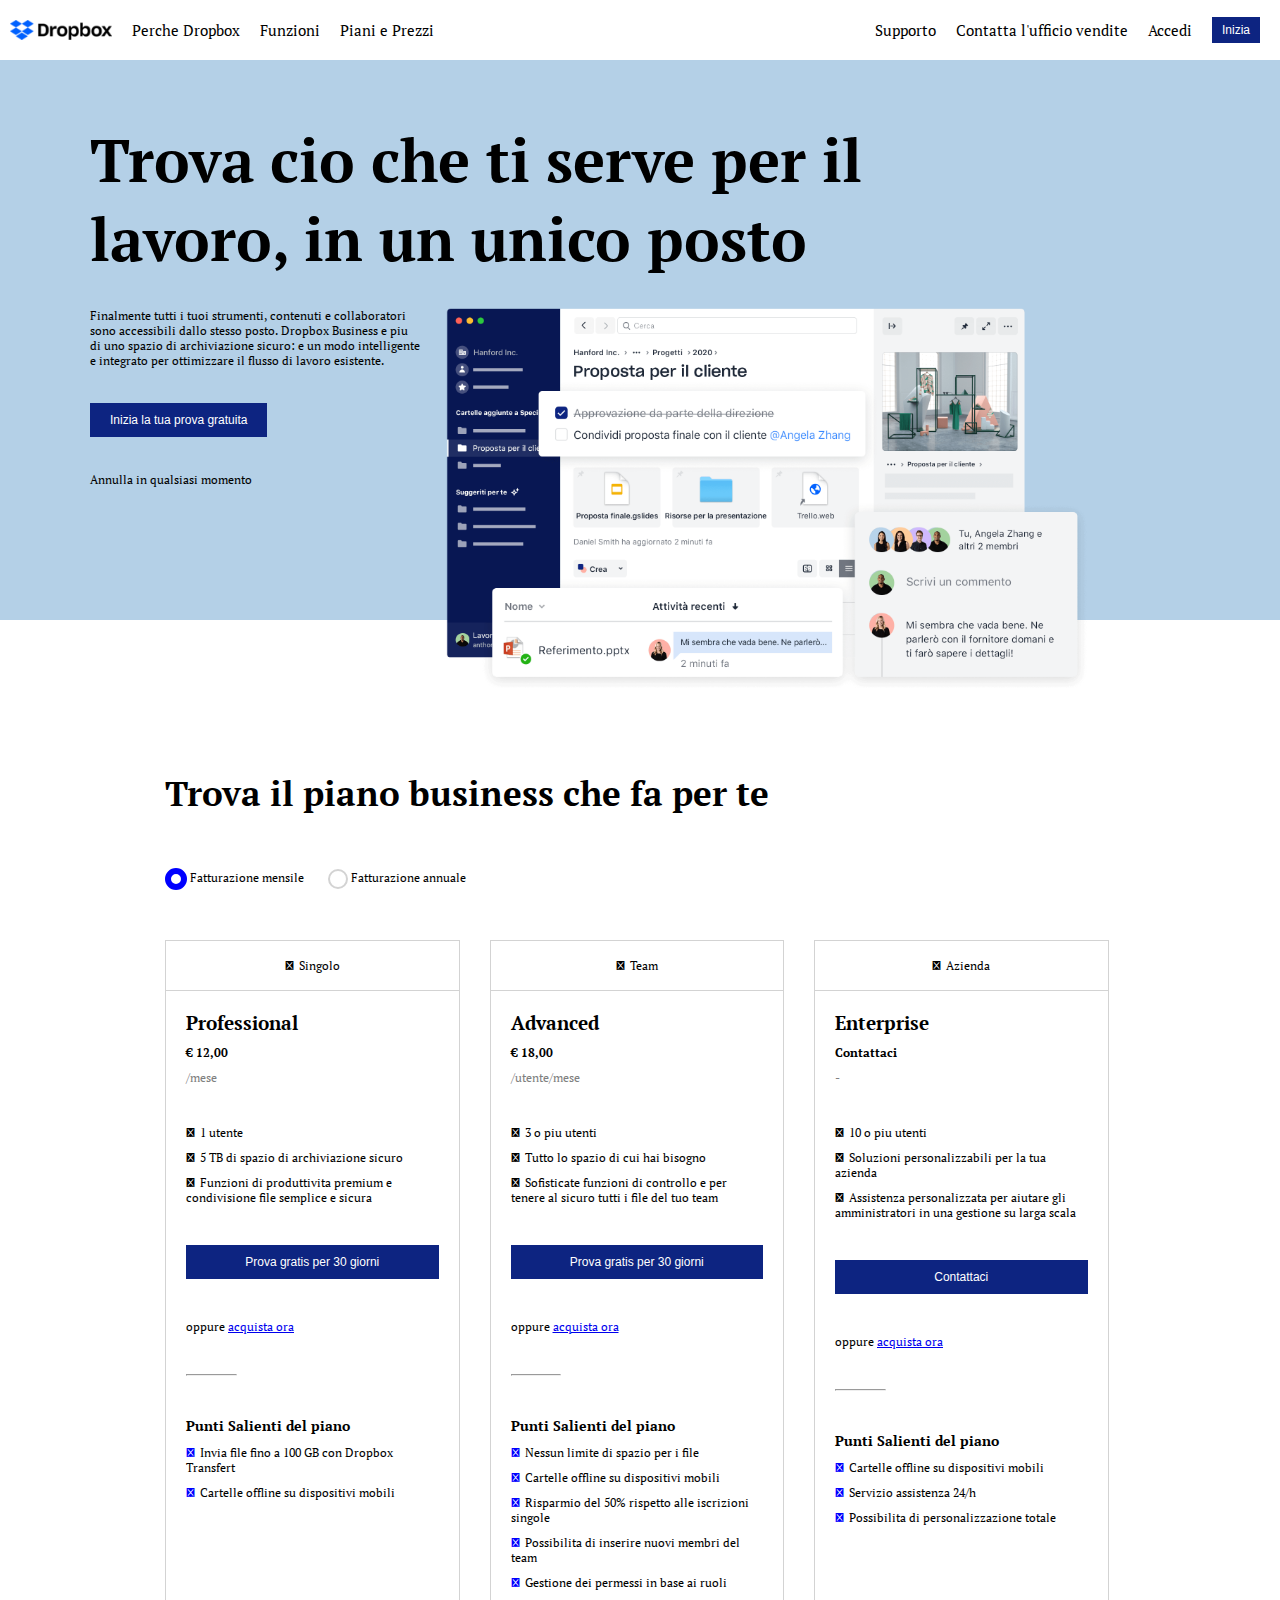
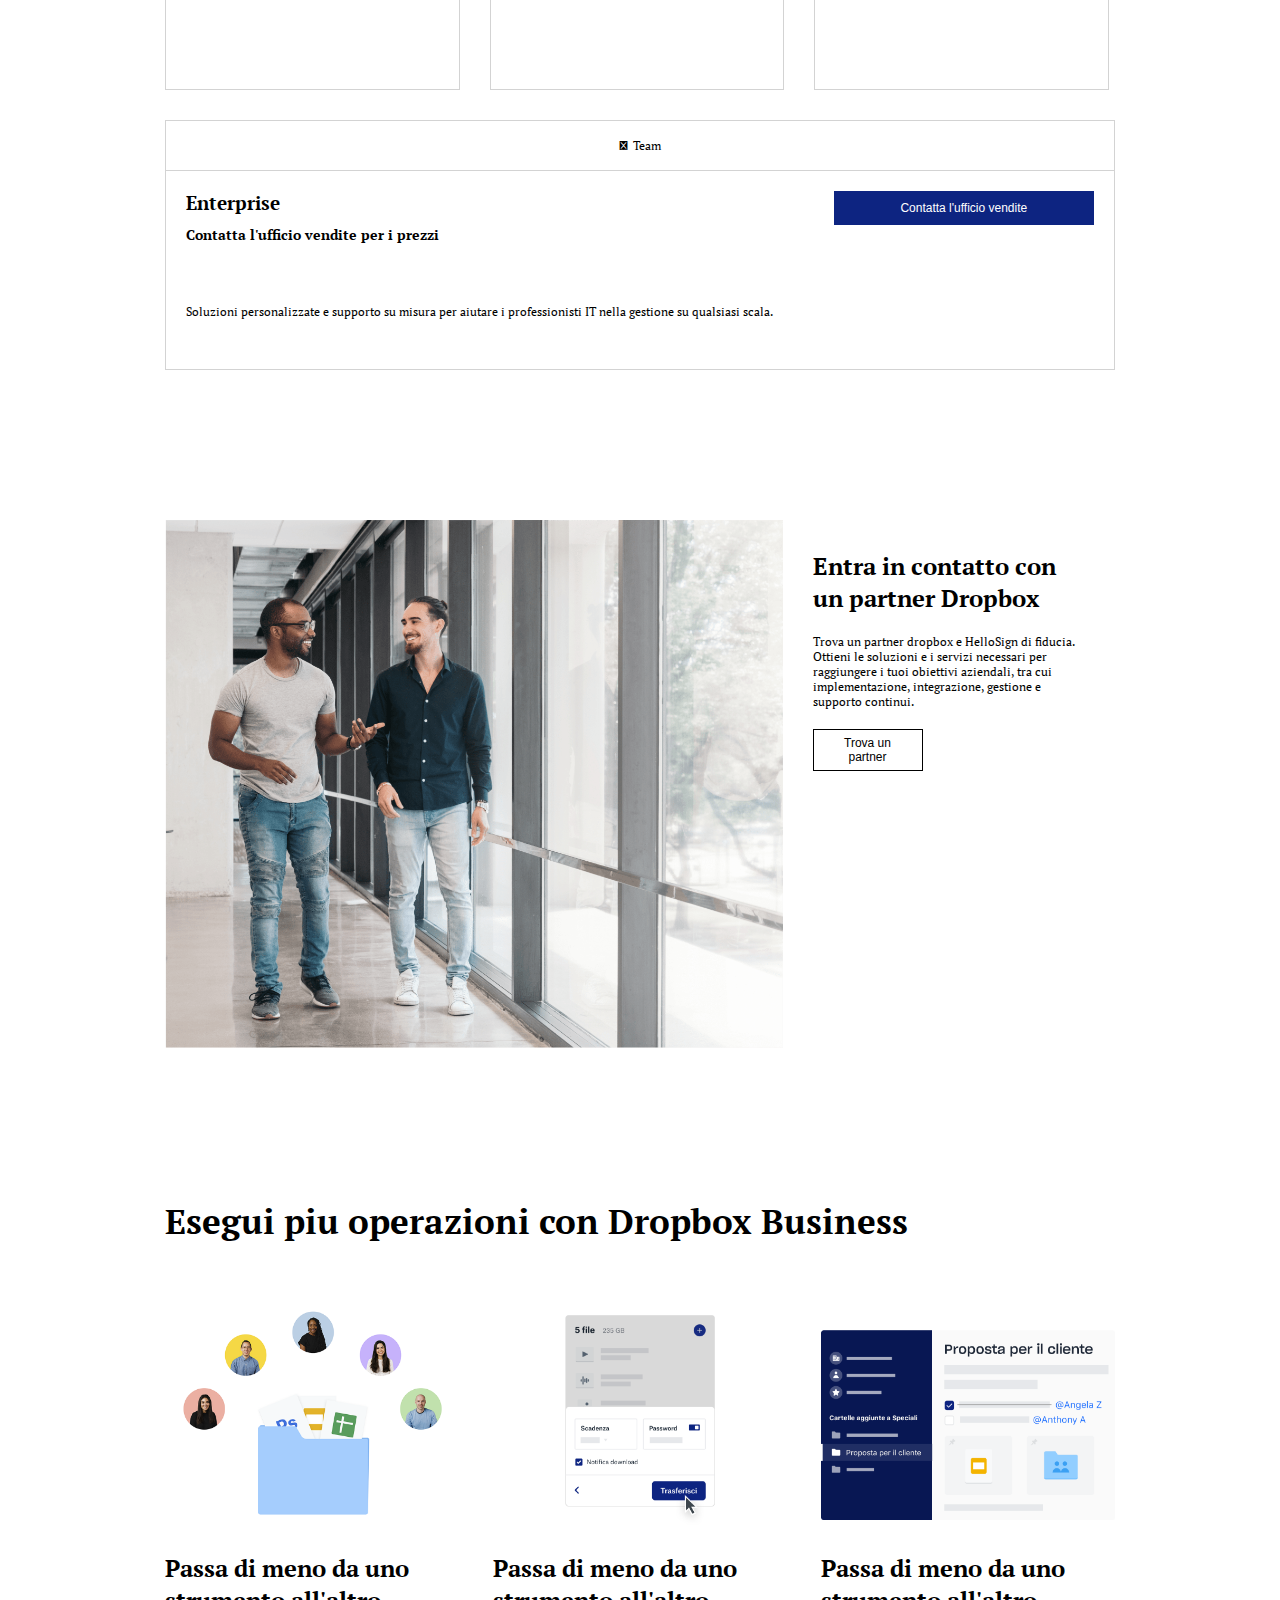
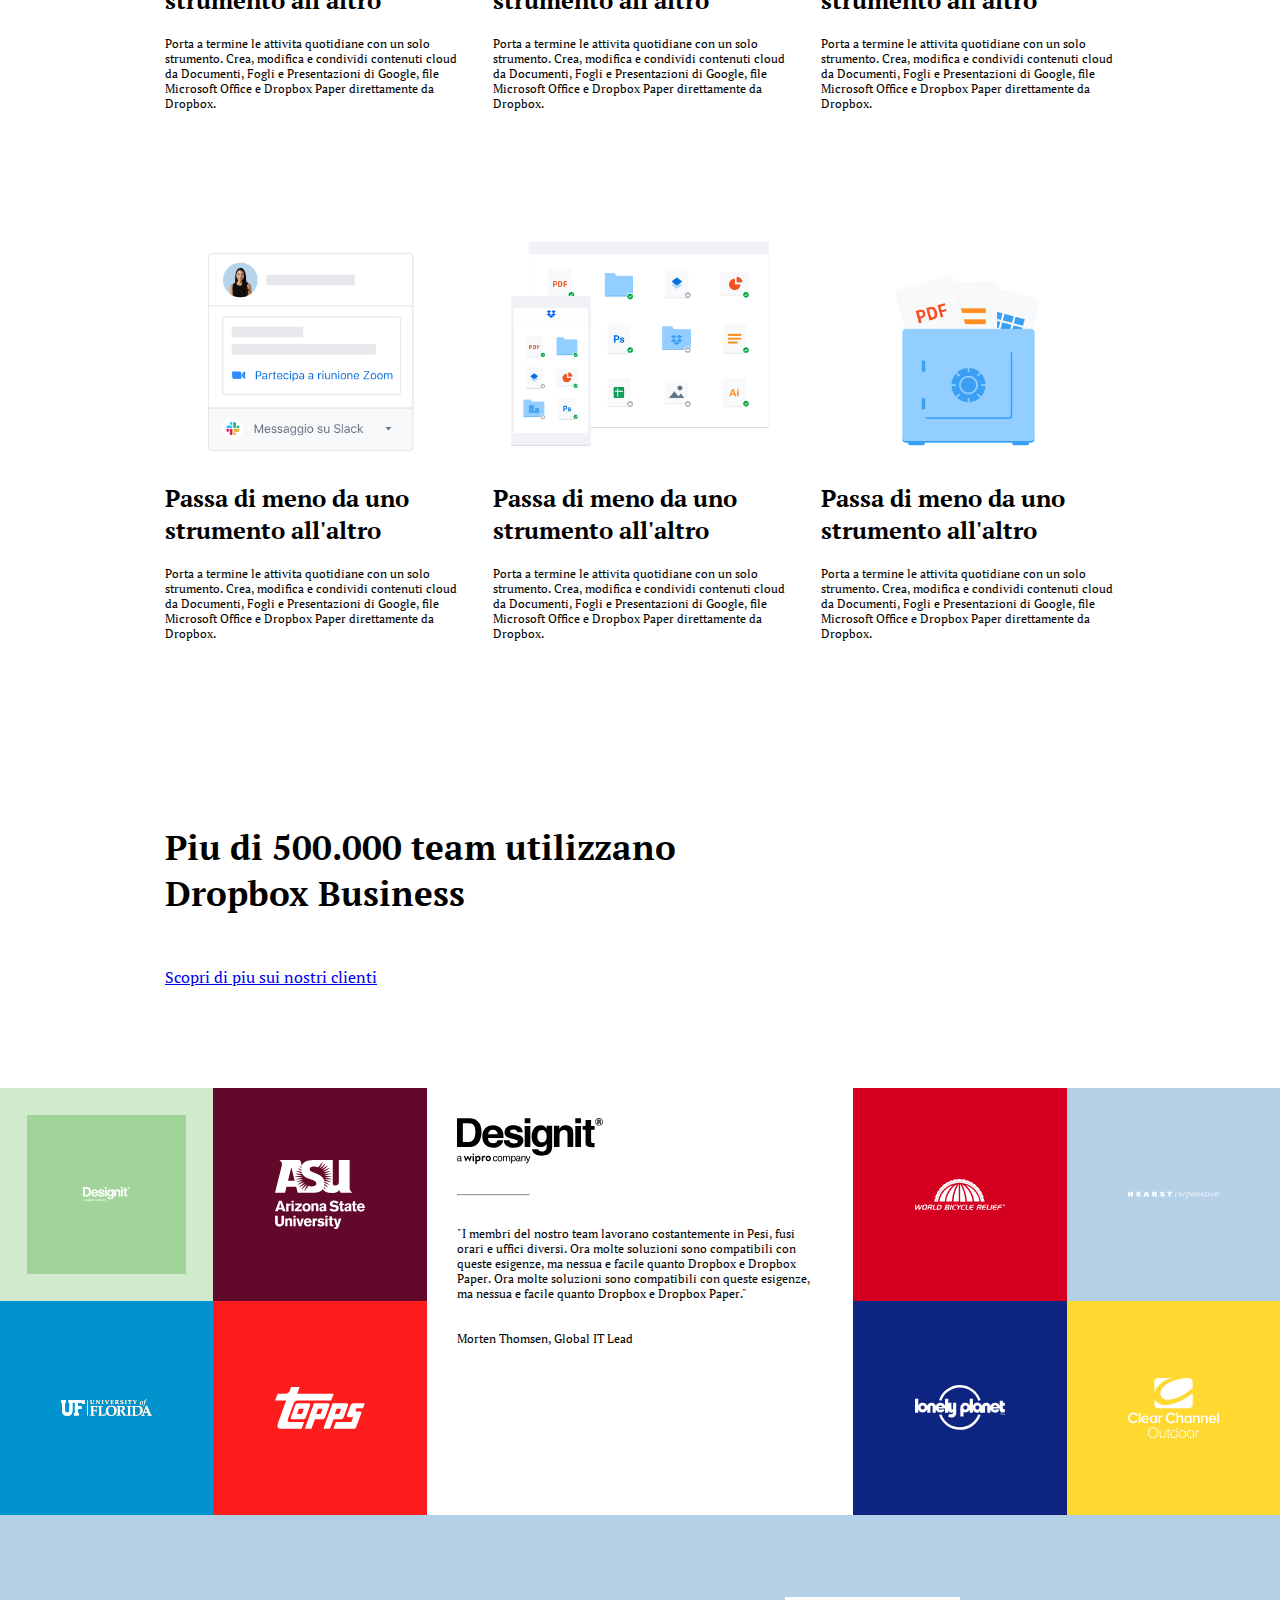
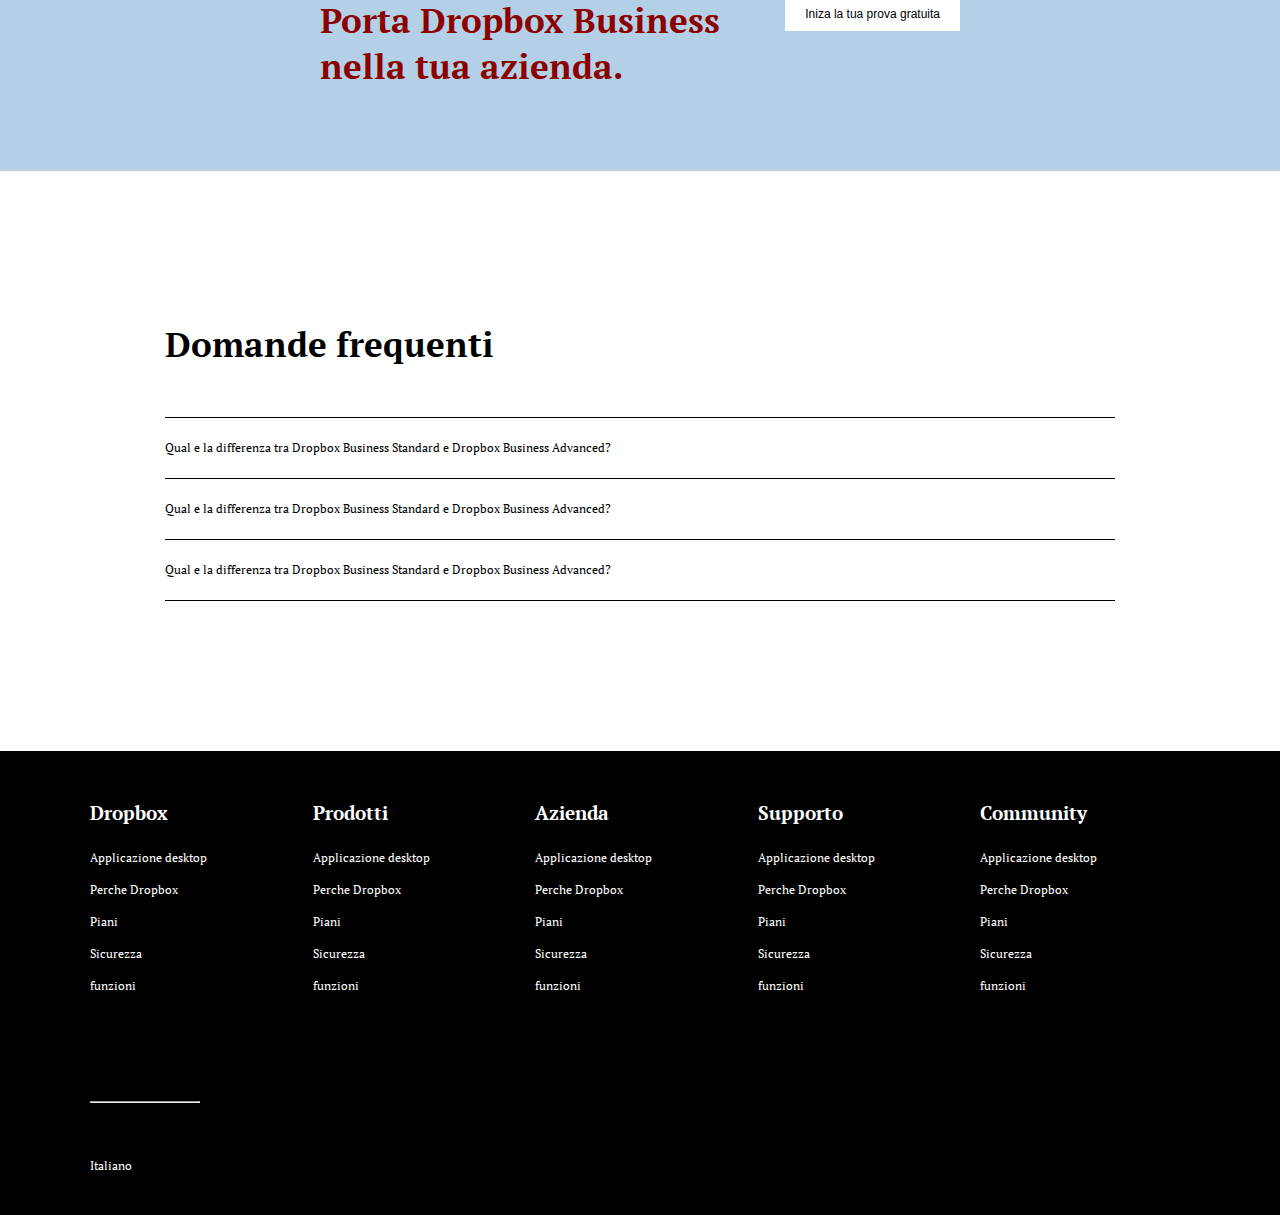
<file: index.html>
<!DOCTYPE html>
<html lang="en">
<head>
    <meta charset="UTF-8">
    <meta http-equiv="X-UA-Compatible" content="IE=edge">
    <meta name="viewport" content="width=device-width, initial-scale=1.0">
    <title>Dropbox</title>
    <link rel="stylesheet" href="css/common.css">
    <link rel="stylesheet" href="css/style.css">
    <!-- fontawesome link -->
    <link rel="stylesheet" href="https://cdnjs.cloudflare.com/ajax/libs/font-awesome/6.2.0/css/all.min.css" integrity="sha512-xh6O/CkQoPOWDdYTDqeRdPCVd1SpvCA9XXcUnZS2FmJNp1coAFzvtCN9BmamE+4aHK8yyUHUSCcJHgXloTyT2A==" crossorigin="anonymous" referrerpolicy="no-referrer" />    
    <!-- font LINK -->
    <link rel="preconnect" href="https://fonts.googleapis.com">
    <link rel="preconnect" href="https://fonts.gstatic.com" crossorigin>
    <link href="https://fonts.googleapis.com/css2?family=PT+Serif:wght@400;700&display=swap" rel="stylesheet"> 
</head>
<body>
    
    <!-- HEADER START (fixed) -->
    <header>
        <nav class="flex-container">
            <div class="flex-container">
                <a href="#nogo" class="flex-container"><img src="img/logo-small.png" alt="Logo"></a>
                <a href="#" class="flex-container">Perche Dropbox</a>
                <a href="#" class="flex-container">Funzioni</a>
                <a href="#" class="flex-container">Piani e Prezzi</a>
            </div>      
            <div class="flex-container hs2">
                <a href="#" class="flex-container">Supporto</a>
                <a href="#" class="flex-container">Contatta l'ufficio vendite</a>
                <a href="" class="flex-container">Accedi</a>
                <a id="no-border" href="#" class="flex-container"><button class="blue brief">Inizia</button></a>
            </div>
        </nav>    
    </header>
    <!-- HEADER END -->

    <!-- MAIN START -->
    <main>
        <!-- SECTION 1 START (h1, p, button/link, arrow-link, image)-->
        <section id="section-1">
            <div class="container-1 flex-container">
                <h1>Trova cio che ti serve per il <br> lavoro, in un unico posto</h1>
                <div class="flex-container">
                    <div class="flex-container text-container">
                        <p>Finalmente tutti i tuoi strumenti, contenuti e collaboratori sono accessibili dallo stesso posto. Dropbox Business e piu di uno spazio di archiviazione sicuro: e un modo intelligente e integrato per ottimizzare il flusso di lavoro esistente.</p>
                        <a href="#"><button class="long blue">Inizia la tua prova gratuita</button></a>
                        <span>Annulla in qualsiasi momento</span>
                        <a id="down-arrow" href="#"><i class="fa-sharp fa-solid fa-arrow-down"></i></a>
                    </div>
                    <div class="rela">
                        <img  class=special-img src="img/jumbo.png" alt="">
                    </div>
                </div>
            </div>
        </section>
        <!-- SECTION 1 END -->

        <!-- SECTION 2 START (h2, spanx2, flexcontainer with item1 30%width x3, item2 100% width x1) -->
        
        <section id="section-2" class="container-2">
            <h2 class=" bigger-h2">Trova il piano business che fa per te</h2>
            <div>
                <span id="span1" class="inline-block"> Fatturazione mensile</span>
                <span id="span2" class="inline-block"> Fatturazione annuale</span>
            </div>
            <div class="flex-container s2">
                <div class="flex-item1 flex-container">
                    <div class="row1 flex-container">
                        <span class="pse-icon user">Singolo</span>
                    </div>
                    <div class="item-wrapper flex-container">
                        <div class="sub-item-wrapper flex-container">
                            <h3>Professional</h3>
                            <span class="bold-tag">&euro; 12,00</span>
                            <span class="sub-text-tag">/mese</span>
                        </div>
                        <div class="sub-item-wrapper flex-container">
                            <span class="pse-icon user">1 utente</span>
                            <span class="pse-icon storage">5 TB di spazio di archiviazione sicuro</span>
                            <span class="pse-icon functions">Funzioni di produttivita premium e condivisione file semplice e sicura</span>
                        </div>
                        <a href="#"><button class="long blue">Prova gratis per 30 giorni</button></a>
                        <span>oppure <a href="#">acquista ora</a></span>
                        <hr>
                        <div class="sub-item-wrapper flex-container">
                            <h4>Punti Salienti del piano</h4>
                            <span class="pse-icon blue-check">Invia file fino a 100 GB con Dropbox Transfert</span>
                            <span class="pse-icon blue-check">Cartelle offline su dispositivi mobili</span>
                        </div>
                    </div>
                </div>
                <div class="flex-item1 flex-container">
                    <div class="row1 flex-container">
                        <span class="pse-icon team">Team</span>
                    </div>
                    <div class="item-wrapper flex-container">
                        <div class="sub-item-wrapper flex-container">
                            <h3>Advanced</h3>
                            <span class="bold-tag">&euro; 18,00</span>
                            <span class="sub-text-tag">/utente/mese</span>
                        </div>
                        <div class="sub-item-wrapper flex-container">
                            <span class="pse-icon team">3 o piu utenti</span>
                            <span class="pse-icon storage">Tutto lo spazio di cui hai bisogno</span>
                            <span class="pse-icon functions">Sofisticate funzioni di controllo e per tenere al sicuro tutti i file del tuo team</span>
                        </div>
                        <a href="#"><button class="long blue">Prova gratis per 30 giorni</button></a>
                        <span>oppure <a href="#">acquista ora</a></span>
                        <hr>
                        <div class="sub-item-wrapper flex-container">
                            <h4>Punti Salienti del piano</h4>
                            <span class="pse-icon blue-check">Nessun limite di spazio per i file</span>
                            <span class="pse-icon blue-check">Cartelle offline su dispositivi mobili</span>
                            <span class="pse-icon blue-check">Risparmio del 50% rispetto alle iscrizioni singole</span>
                            <span class="pse-icon blue-check">Possibilita di inserire nuovi membri del team</span>
                            <span class="pse-icon blue-check">Gestione dei permessi in base ai ruoli</span>
                        </div>
                    </div>
                    
                </div>
                <div class="flex-item1 flex-container">
                    <div class="row1 flex-container">
                        <span class="pse-icon company">Azienda</span>
                    </div>
                    <div class="item-wrapper flex-container">
                        <div class="sub-item-wrapper flex-container">
                            <h3>Enterprise</h3>
                            <span class="bold-tag">Contattaci</span>
                            <span class="sub-text-tag">-</span>
                        </div>
                        <div class="sub-item-wrapper flex-container">
                            <span class="pse-icon user">10 o piu utenti</span>
                            <span class="pse-icon storage">Soluzioni personalizzabili per la tua azienda</span>
                            <span class="pse-icon functions">Assistenza personalizzata per aiutare gli amministratori in una gestione su larga scala</span>
                        </div>
                        <a href="#"><button class="long blue">Contattaci</button></a>
                        <span>oppure <a href="#">acquista ora</a></span>
                        <hr>
                        <div class="sub-item-wrapper flex-container">
                            <h4>Punti Salienti del piano</h4>
                            <span class="pse-icon blue-check">Cartelle offline su dispositivi mobili</span>
                            <span class="pse-icon blue-check">Servizio assistenza 24/h</span>
                            <span class="pse-icon blue-check">Possibilita di personalizzazione totale</span>
                        </div>
                    </div>

                </div>

                <div class="flex-item2 flex-container">
                    <div class="row2 flex-container">
                        <span class="pse-icon company">Team</span>
                    </div>
                    <div class="flex-container row3">
                        <div class="item-wrapper flex-container">
                            <div class="sub-item-wrapper flex-container">
                                <h3>Enterprise</h3>
                                <h4 class="bold-tag">Contatta l'ufficio vendite per i prezzi</h4>
                            </div>
                            <span>Soluzioni personalizzate e supporto su misura per aiutare i professionisti IT nella gestione su qualsiasi scala.</span>
                        </div>
                        <div class="item-wrapper flex-container">
                            <a href="#"><button class="long blue">Contatta l'ufficio vendite</button></a>
                        </div>
                    </div>
                </div>
            </div>
        </section>
        <!-- SECTION 2 END -->

        <!-- SECTION 3 START (flexcontainer with image left side, h2 p and button right side) -->
        <section id="section-3" class="container-2">
                <div class="flex-container">
                    <img class="flex-item3" src="img/partner.png" alt="image">
                    <aside class="flex-container">
                        <h2>Entra in contatto con un partner Dropbox</h2>
                        <p>Trova un partner dropbox e HelloSign di fiducia. Ottieni le soluzioni e i servizi necessari per raggiungere i tuoi obiettivi aziendali, tra cui implementazione, integrazione, gestione e supporto continui.</p>
                        <a href="#"><button class="brief white">Trova un partner</button></a>
                    </aside>
                </div>
        </section>
        <!-- SECTION 3 END -->

        <!-- SECTION 4 START (h2, flexcontainer with 6 items like boolando, h2, link ) -->
        <section id="section-4" class="container-2">
            <h2 class="bigger-h2">Esegui piu operazioni con Dropbox Business</h2>
            <div class="flex-container s4">
                <div class="flex-item4 flex-container">
                    <img src="img/business-feature-switching-tools.png" alt="">
                    <h2>Passa di meno da uno strumento all'altro</h2>
                    <p>Porta a termine le attivita quotidiane con un solo strumento. Crea, modifica e condividi contenuti cloud da Documenti, Fogli e Presentazioni di Google, file Microsoft Office e Dropbox Paper direttamente da Dropbox.</p>
                </div>
                <div class="flex-item4 flex-container">
                    <img src="img/business-feature-send-files-it.png" alt="">
                    <h2>Passa di meno da uno strumento all'altro</h2>
                    <p>Porta a termine le attivita quotidiane con un solo strumento. Crea, modifica e condividi contenuti cloud da Documenti, Fogli e Presentazioni di Google, file Microsoft Office e Dropbox Paper direttamente da Dropbox.</p>
                </div>
                <div class="flex-item4 flex-container">
                    <img src="img/business-feature-coordinate-it.png" alt="">
                    <h2>Passa di meno da uno strumento all'altro</h2>
                    <p>Porta a termine le attivita quotidiane con un solo strumento. Crea, modifica e condividi contenuti cloud da Documenti, Fogli e Presentazioni di Google, file Microsoft Office e Dropbox Paper direttamente da Dropbox.</p>
                </div>
                <div class="flex-item4 flex-container">
                    <img src="img/business-feature-integrations-it.png" alt="">
                    <h2>Passa di meno da uno strumento all'altro</h2>
                    <p>Porta a termine le attivita quotidiane con un solo strumento. Crea, modifica e condividi contenuti cloud da Documenti, Fogli e Presentazioni di Google, file Microsoft Office e Dropbox Paper direttamente da Dropbox.</p>
                </div>
                <div class="flex-item4 flex-container">
                    <img src="img/business-feature-multi-device.png" alt="">
                    <h2>Passa di meno da uno strumento all'altro</h2>
                    <p>Porta a termine le attivita quotidiane con un solo strumento. Crea, modifica e condividi contenuti cloud da Documenti, Fogli e Presentazioni di Google, file Microsoft Office e Dropbox Paper direttamente da Dropbox.</p>
                </div>
                <div class="flex-item4 flex-container">
                    <img src="img/business-feature-security.png" alt="">
                    <h2>Passa di meno da uno strumento all'altro</h2>
                    <p>Porta a termine le attivita quotidiane con un solo strumento. Crea, modifica e condividi contenuti cloud da Documenti, Fogli e Presentazioni di Google, file Microsoft Office e Dropbox Paper direttamente da Dropbox.</p>
                </div>
            </div>

        </section>
        <!-- SECTION 4 END -->

        <!-- SECTION 5 START (special section)-->
        <section id="section-5">
            <div class="container-2">
                <h2 class="bigger-h2">Piu di 500.000 team utilizzano <br> Dropbox Business</h2>
                <a href="#">Scopri di piu sui nostri clienti</a>
            </div>
            <div class="s5 flex-container">
                <div class="big-box flex-container">
                    <div id="bordered" class="flex-container light-green">
                        <img src="img/designit.svg" alt="">
                    </div>
                    <div class="flex-container dark-red">
                        <img src="img/arizona_state_university.svg" alt="">
                    </div>
                    <div class="flex-container light-blue">
                        <img src="img/university_of_florida.svg" alt="">
                    </div>
                    <div class="flex-container dark-orange">
                        <img src="img/topps.svg" alt="">
                    </div>
                </div>

                <div class="big-box">
                    <div class="middle">
                        <div class="middle-box-wrapper flex-container">
                            <img src="img/designit.svg" alt="">
                            <hr>
                            <p>"I membri del nostro team lavorano costantemente in Pesi, fusi orari e uffici diversi. Ora molte soluzioni sono compatibili con queste esigenze, ma nessua e facile quanto Dropbox e Dropbox Paper. Ora molte soluzioni sono compatibili con queste esigenze, ma nessua e facile quanto Dropbox e Dropbox Paper."</p>
                            <span>Morten Thomsen, Global IT Lead</span>
                        </div>
                    </div>
                </div>

                <div class="big-box flex-container">
                    <div class="flex-container red">
                        <img src="img/world_bicycle_relief.svg" alt="">
                    </div>
                    <div class="flex-container cyan">
                        <img src="img/hearst_corp.svg" alt="">
                    </div>
                    <div class="flex-container blue">
                        <img src="img/lonely_planet.svg" alt="">
                    </div>
                    <div class="flex-container yellow">
                        <img src="img/clear_channel.svg" alt="">
                    </div>
                </div>
            </div>
            <div class="large-cell cyan flex-container">
                <div class="flex-container">
                    <h2 class="bigger-h2_no-margin">Porta Dropbox Business <br> nella tua azienda.</h2>
                    <a href="#"><button class="long white borderless">Iniza la tua prova gratuita</button></a>
                </div>
            </div>
        </section>
        <!-- SECTION 5 END -->

        <!-- SECTION 6 START (hoverable divs) -->
        <section id="section-6" class="container-2">
            <h2 class="bigger-h2">Domande frequenti</h2>
            <div class="flex-container s6">
                <div class="flex-item6 flex-container">
                    <span>Qual e la differenza tra Dropbox Business Standard e Dropbox Business Advanced?</span>
                    <i class="fa-solid fa-chevron-down"></i>
                </div>
                <div class="flex-item6-mid flex-container">
                    <span>Qual e la differenza tra Dropbox Business Standard e Dropbox Business Advanced?</span>
                    <i class="fa-solid fa-chevron-down"></i>
                </div>
                <div class="flex-item6 flex-container">
                    <span>Qual e la differenza tra Dropbox Business Standard e Dropbox Business Advanced?</span>
                    <i class="fa-solid fa-chevron-down"></i>
                </div>
            </div>
        </section>
        <!-- SECTION 6 END -->
    </main>
    <!-- MAIN END -->

    <!-- FOOTER START -->
    <footer>
        <nav class="container-1 flex-container">
            <div class="footer-item flex-container">
                <h3>Dropbox</h3>
                <a href="#"><span>Applicazione desktop</span></a>
                <a href="#"><span>Perche Dropbox</span></a>
                <a href="#"><span>Piani</span></a>
                <a href="#"><span>Sicurezza</span></a>
                <a href="#"><span>funzioni</span></a>
            </div>
            <div class="footer-item flex-container">
                <h3>Prodotti</h3>
                <a href="#"><span>Applicazione desktop</span></a>
                <a href="#"><span>Perche Dropbox</span></a>
                <a href="#"><span>Piani</span></a>
                <a href="#"><span>Sicurezza</span></a>
                <a href="#"><span>funzioni</span></a>
            </div>
            <div class="footer-item flex-container">
                <h3>Azienda</h3>
                <a href="#"><span>Applicazione desktop</span></a>
                <a href="#"><span>Perche Dropbox</span></a>
                <a href="#"><span>Piani</span></a>
                <a href="#"><span>Sicurezza</span></a>
                <a href="#"><span>funzioni</span></a>
            </div>
            <div class="footer-item flex-container">
                <h3>Supporto</h3>
                <a href="#"><span>Applicazione desktop</span></a>
                <a href="#"><span>Perche Dropbox</span></a>
                <a href="#"><span>Piani</span></a>
                <a href="#"><span>Sicurezza</span></a>
                <a href="#"><span>funzioni</span></a>
            </div>
            <div class="footer-item flex-container">
                <h3>Community</h3>
                <a href="#"><span>Applicazione desktop</span></a>
                <a href="#"><span>Perche Dropbox</span></a>
                <a href="#"><span>Piani</span></a>
                <a href="#"><span>Sicurezza</span></a>
                <a href="#"><span>funzioni</span></a>
            </div>
        </nav>
        <div class="container-1 footer-bottom">
            <hr>
            <a href="#"><i class="fa-solid fa-earth-americas"></i></i> Italiano <i class="fa-solid fa-caret-up"></i></a>
        </div>
    </footer>
    <!-- FOOTER END -->

</body>
</html>
</file>
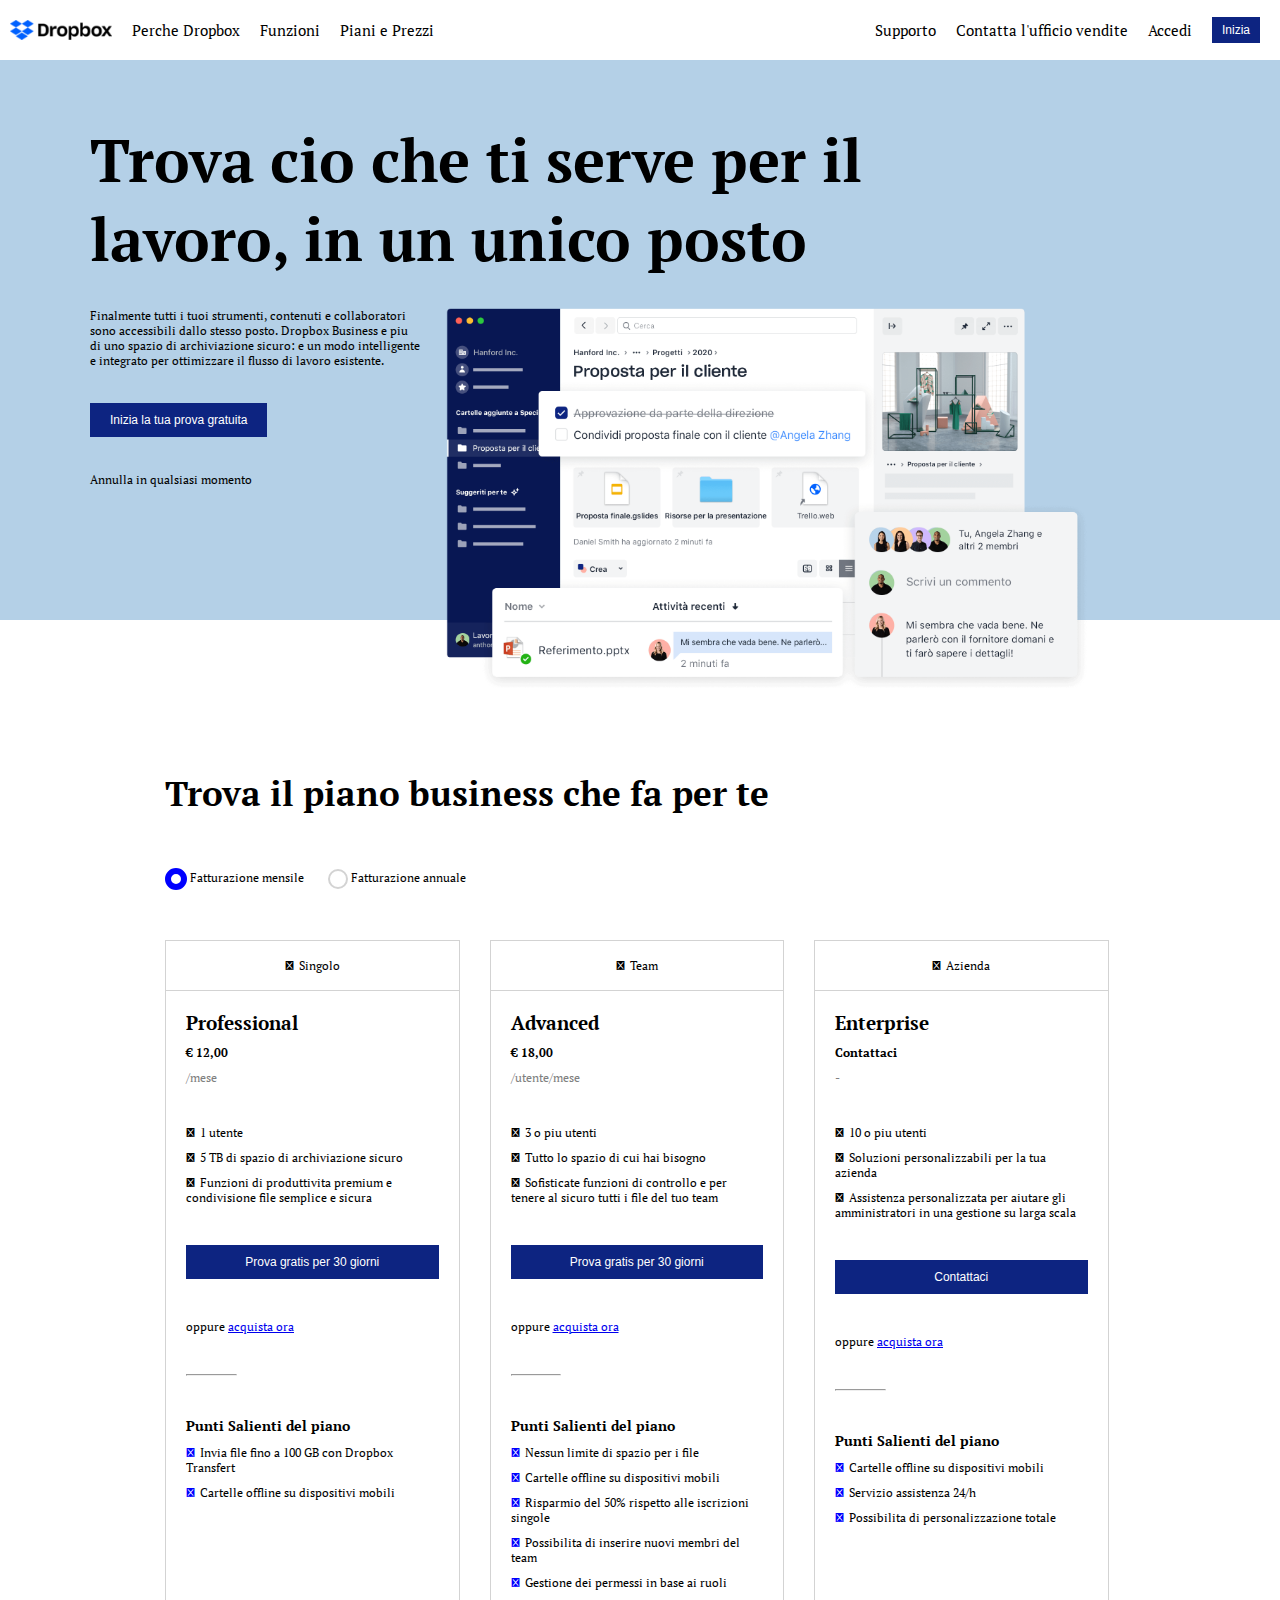
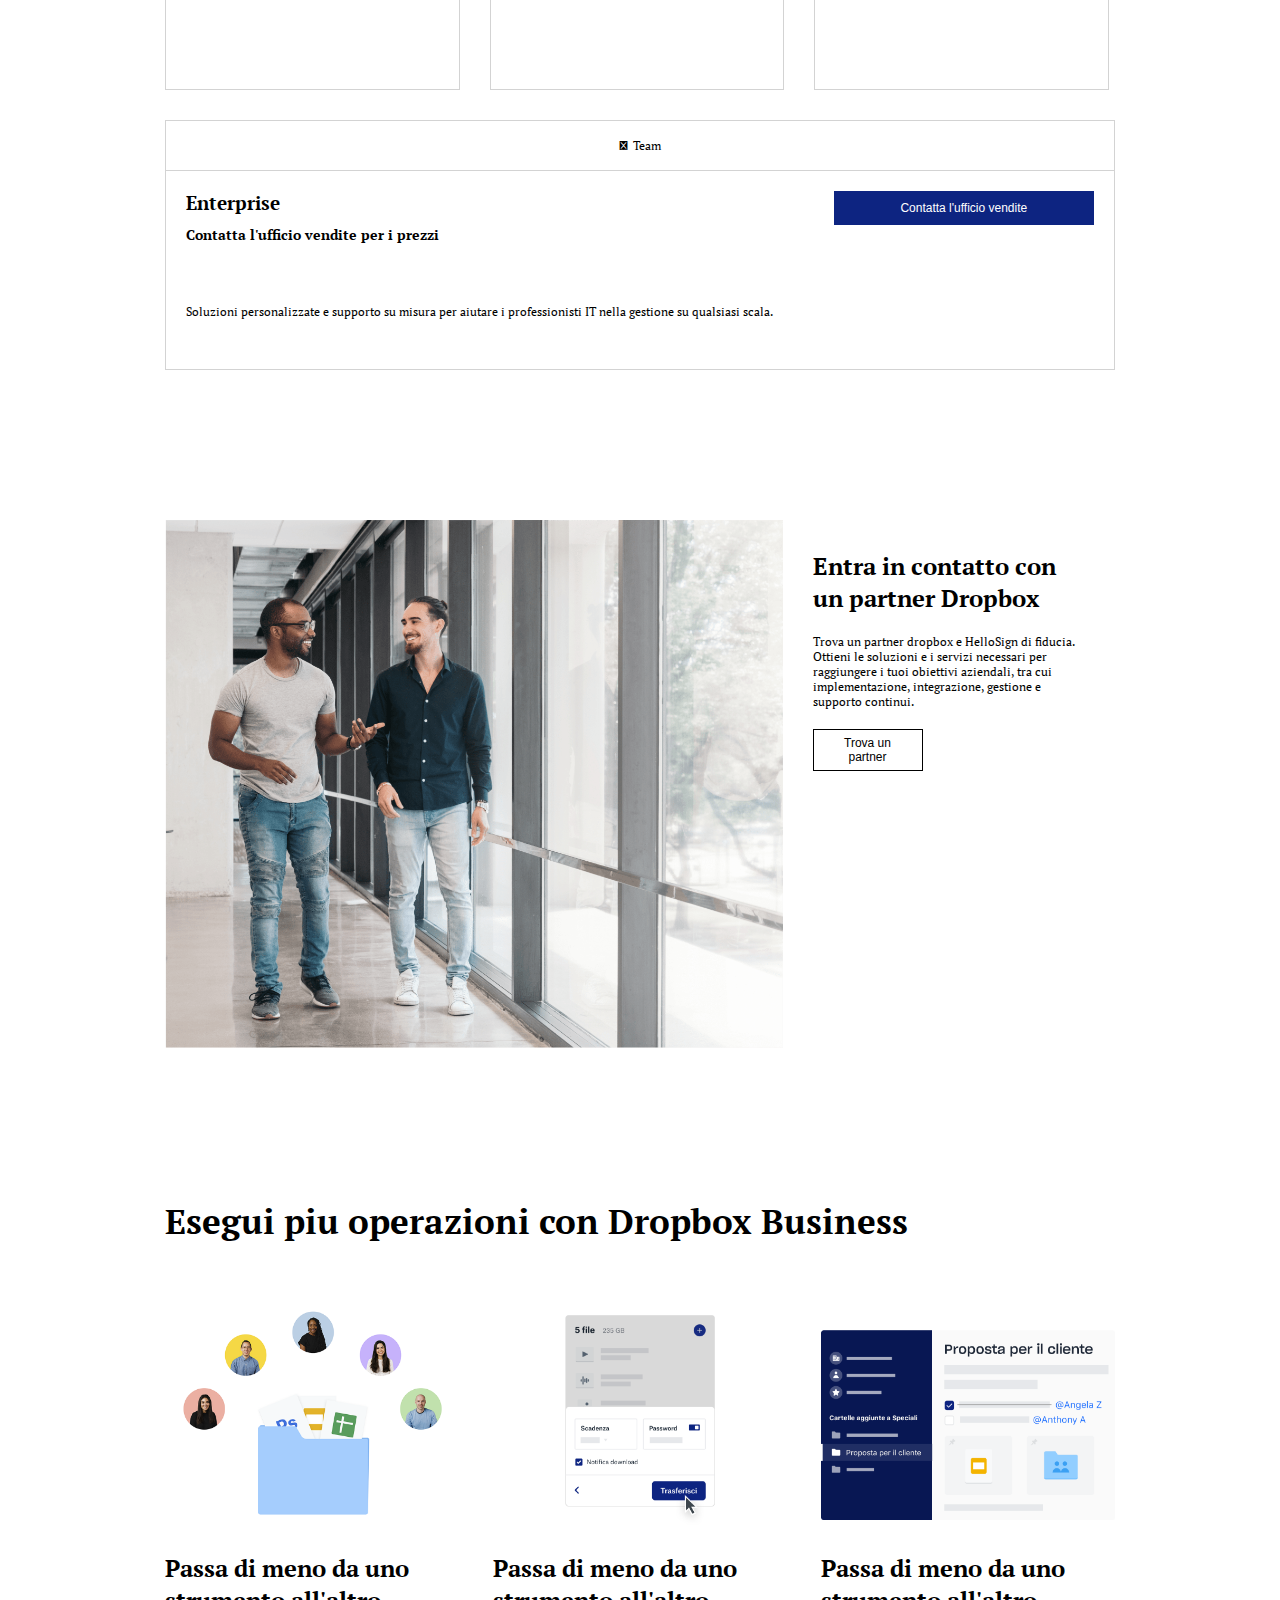
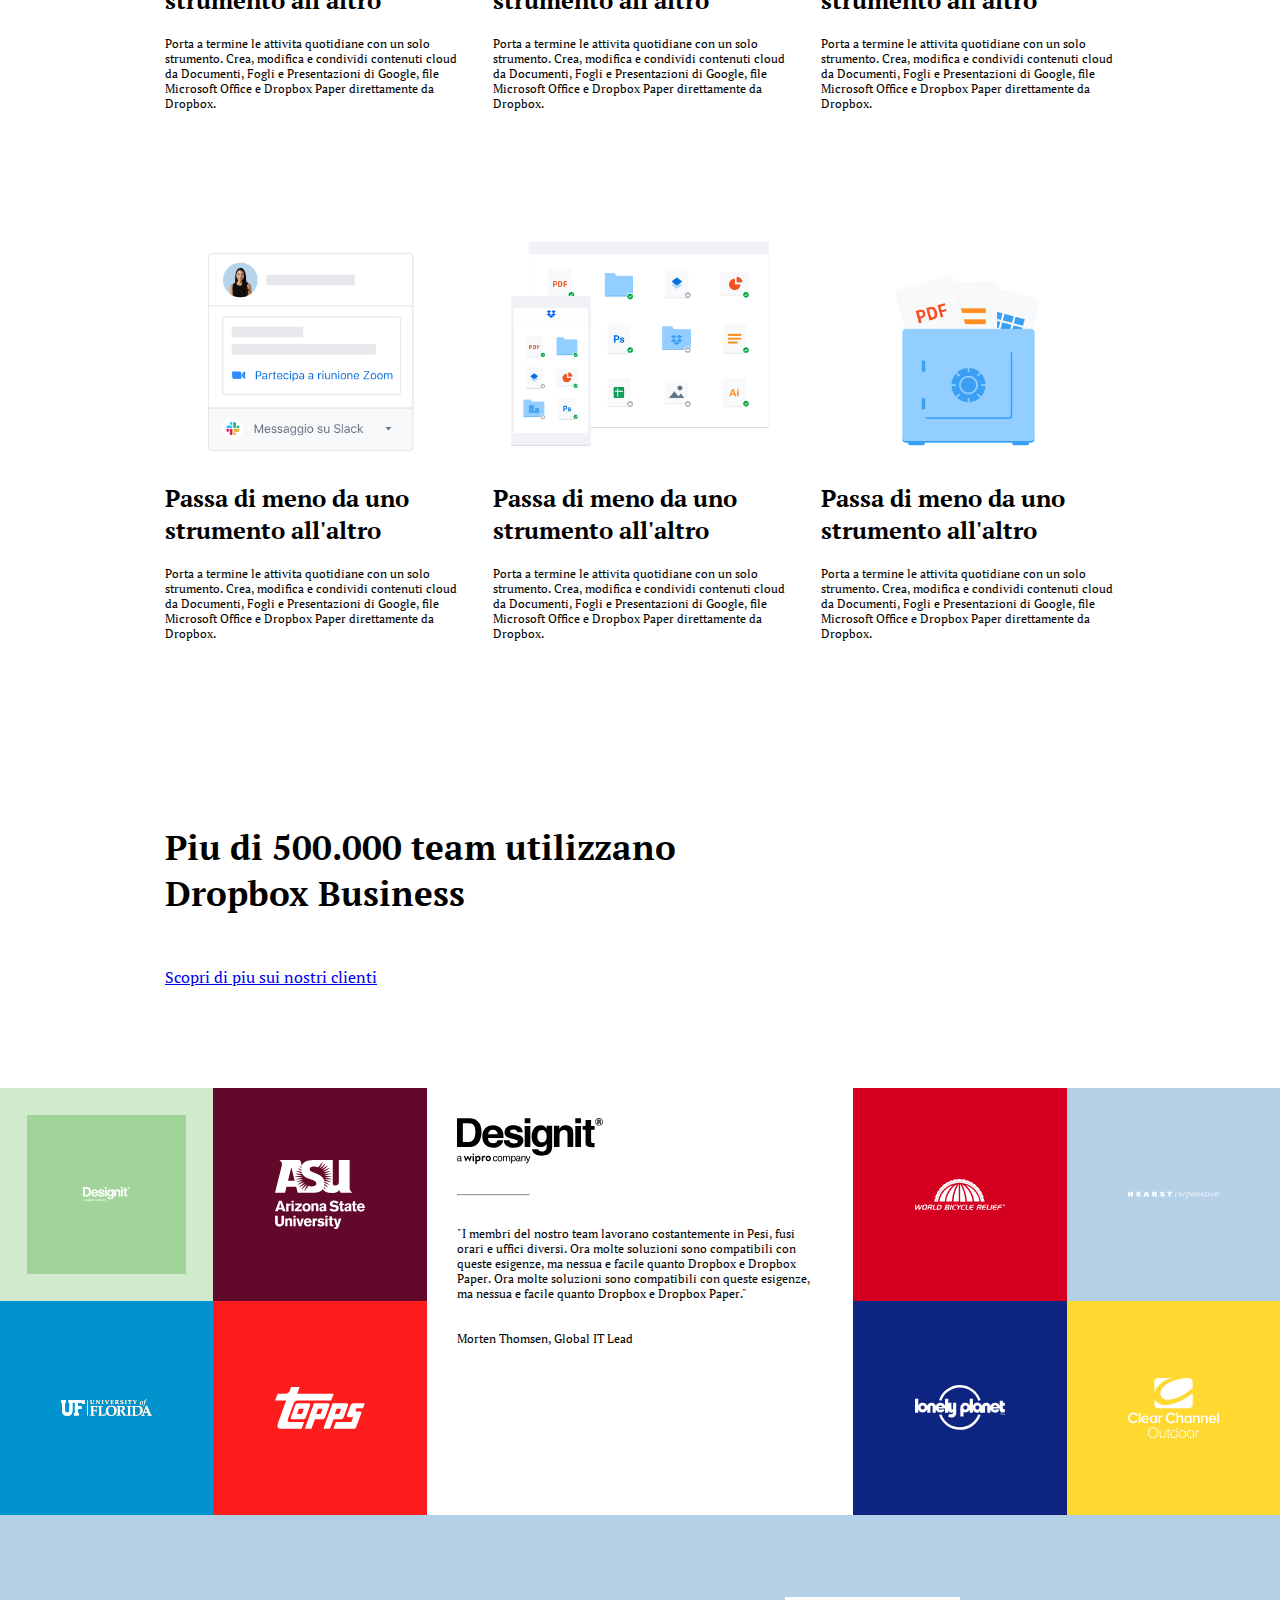
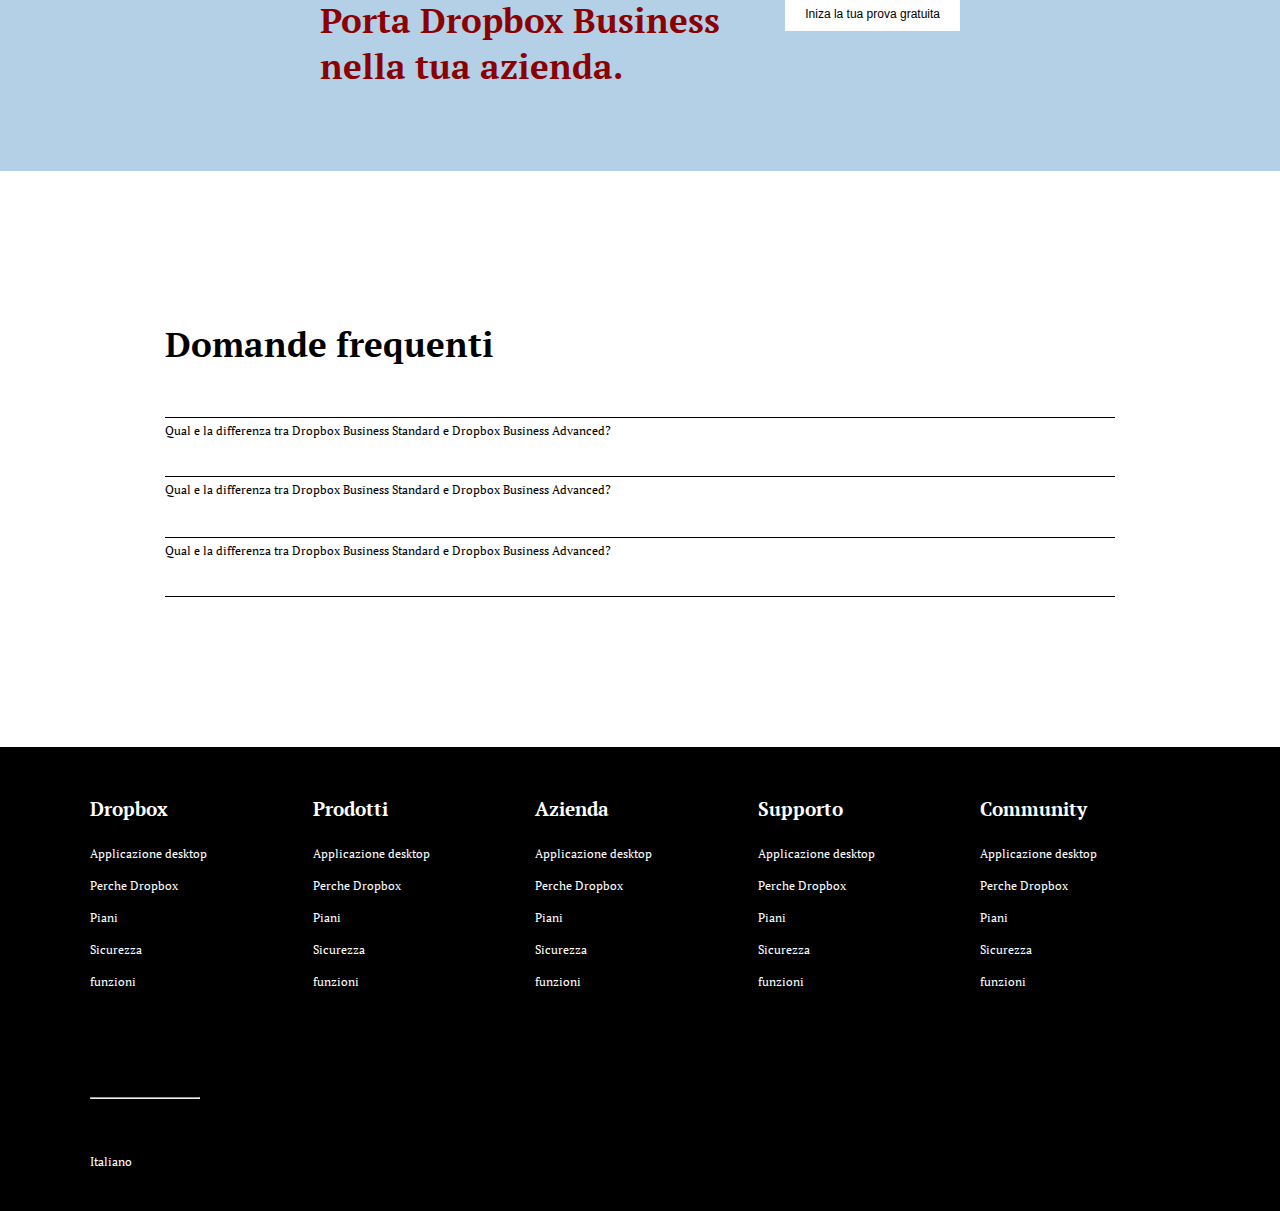
<file: bonus/index.html>
<!DOCTYPE html>
<html lang="en">
<head>
    <meta charset="UTF-8">
    <meta http-equiv="X-UA-Compatible" content="IE=edge">
    <meta name="viewport" content="width=device-width, initial-scale=1.0">
    <title>Dropbox bonus</title>
    <link rel="stylesheet" href="css/common.css">
    <link rel="stylesheet" href="css/style.css">
    <!-- fontawesome link -->
    <link rel="stylesheet" href="https://cdnjs.cloudflare.com/ajax/libs/font-awesome/6.2.0/css/all.min.css" integrity="sha512-xh6O/CkQoPOWDdYTDqeRdPCVd1SpvCA9XXcUnZS2FmJNp1coAFzvtCN9BmamE+4aHK8yyUHUSCcJHgXloTyT2A==" crossorigin="anonymous" referrerpolicy="no-referrer" />    
    <!-- font LINK -->
    <link rel="preconnect" href="https://fonts.googleapis.com">
    <link rel="preconnect" href="https://fonts.gstatic.com" crossorigin>
    <link href="https://fonts.googleapis.com/css2?family=PT+Serif:wght@400;700&display=swap" rel="stylesheet"> 
</head>
<body>
    
    <!-- HEADER START (fixed) -->
    <header>
        <nav class="flex-container">
            <div class="flex-container">
                <a href="#" class="flex-container"><img src="img/logo-small.png" alt="Logo"></a>
                <a href="#" class="flex-container">Perche Dropbox</a>
                <a href="#" class="flex-container">Funzioni</a>
                <a href="#" class="flex-container">Piani e Prezzi</a>
                <div class="perche-dropbox">
                    <div class="flex-container">
                        <div class="flex-container">
                            <h4>Panoramica</h4>
                            <a href="#">Ispirati</a>
                            <a href="#">Cosa dicono i clienti</a>
                            <a href="#">integrazioni di app</a>
                            <a href="#">Risorse</a>
                        </div>
                        <div class="flex-container">
                            <h4>Lavora meglio con Dropbox</h4>
                            <a href="#">Condividi file</a>
                            <a href="#">Archivia e organizza</a>
                            <a href="#">Sincronizza i tuoi dispositivi</a>
                            <a href="#">Proteggi i tuoi dati</a>
                            <a href="#">Connetti tra loro i membri del team in remoto</a>
                            <a href="#">Fai avanzare il tuo lavoro</a>
                            <a href="#">Backup sempre attivo</a>
                            <a href="#">Firma un documento</a>
                            <a href="#">Monitora i dati analitici dei documenti</a>
                        </div>
                    </div>
                </div>
                <div class="shadow"></div>
            </div>      
            <div class="flex-container hs2">
                <a id="sup" href="#" class="flex-container">Supporto</a>
                <a id="contatta" href="#" class="flex-container">Contatta l'ufficio vendite</a>
                <a href="" class="flex-container">Accedi</a>
                <a id="no-border" href="#" class="flex-container"><button class="blue brief">Inizia</button></a>
                <div class="supporto">
                    <div class="flex-container">
                        <div class="flex-container">
                            <h4>Supporto</h4>
                            <a href="#">Centro assistenza</a>
                            <a href="#">Forum della community</a>
                        </div>
                    </div>
                </div>
                <div class="shadow"></div>
            </div>
        </nav>    
    </header>
    <!-- HEADER END -->

    <!-- MAIN START -->
    <main>
        <!-- SECTION 1 START (h1, p, button/link, arrow-link, image)-->
        <section id="section-1">
            <div class="container-1 flex-container">
                <h1>Trova cio che ti serve per il <br> lavoro, in un unico posto</h1>
                <div class="flex-container">
                    <div class="flex-container text-container">
                        <p>Finalmente tutti i tuoi strumenti, contenuti e collaboratori sono accessibili dallo stesso posto. Dropbox Business e piu di uno spazio di archiviazione sicuro: e un modo intelligente e integrato per ottimizzare il flusso di lavoro esistente.</p>
                        <a href="#"><button class="long blue">Inizia la tua prova gratuita</button></a>
                        <span>Annulla in qualsiasi momento</span>
                        <a id="down-arrow" href="#buy"><i class="fa-sharp fa-solid fa-arrow-down"></i></a>
                    </div>
                    <div class="rela">
                        <img  class=special-img src="img/jumbo.png" alt="">
                    </div>
                </div>
            </div>
        </section>
        <!-- SECTION 1 END -->

        <!-- SECTION 2 START (h2, spanx2, flexcontainer with item1 30%width x3, item2 100% width x1) -->
        
        <div id="buy"></div> <!-- div with id for the <a href="#buy">V</a> in section-1 (used to get correct position after click on V)-->
        <section id="section-2" class="container-2">
            <h2 class=" bigger-h2">Trova il piano business che fa per te</h2>
            <div>
                <span id="span1" class="inline-block"> Fatturazione mensile</span>
                <span id="span2" class="inline-block"> Fatturazione annuale</span>
            </div>
            <div class="flex-container s2">
                <div class="flex-item1 flex-container">
                    <div class="row1 flex-container">
                        <span class="pse-icon user">Singolo</span>
                    </div>
                    <div class="item-wrapper flex-container">
                        <div class="sub-item-wrapper flex-container">
                            <h3>Professional</h3>
                            <span class="bold-tag">&euro; 12,00</span>
                            <span class="sub-text-tag">/mese</span>
                        </div>
                        <div class="sub-item-wrapper flex-container">
                            <span class="pse-icon user">1 utente</span>
                            <span class="pse-icon storage">5 TB di spazio di archiviazione sicuro</span>
                            <span class="pse-icon functions">Funzioni di produttivita premium e condivisione file semplice e sicura</span>
                        </div>
                        <a href="#"><button class="long blue">Prova gratis per 30 giorni</button></a>
                        <span>oppure <a href="#">acquista ora</a></span>
                        <hr>
                        <div class="sub-item-wrapper flex-container">
                            <h4>Punti Salienti del piano</h4>
                            <span class="pse-icon blue-check">Invia file fino a 100 GB con Dropbox Transfert</span>
                            <span class="pse-icon blue-check">Cartelle offline su dispositivi mobili</span>
                        </div>
                    </div>
                </div>
                <div class="flex-item1 flex-container">
                    <div class="row1 flex-container">
                        <span class="pse-icon team">Team</span>
                    </div>
                    <div class="item-wrapper flex-container">
                        <div class="sub-item-wrapper flex-container">
                            <h3>Advanced</h3>
                            <span class="bold-tag">&euro; 18,00</span>
                            <span class="sub-text-tag">/utente/mese</span>
                        </div>
                        <div class="sub-item-wrapper flex-container">
                            <span class="pse-icon team">3 o piu utenti</span>
                            <span class="pse-icon storage">Tutto lo spazio di cui hai bisogno</span>
                            <span class="pse-icon functions">Sofisticate funzioni di controllo e per tenere al sicuro tutti i file del tuo team</span>
                        </div>
                        <a href="#"><button class="long blue">Prova gratis per 30 giorni</button></a>
                        <span>oppure <a href="#">acquista ora</a></span>
                        <hr>
                        <div class="sub-item-wrapper flex-container">
                            <h4>Punti Salienti del piano</h4>
                            <span class="pse-icon blue-check">Nessun limite di spazio per i file</span>
                            <span class="pse-icon blue-check">Cartelle offline su dispositivi mobili</span>
                            <span class="pse-icon blue-check">Risparmio del 50% rispetto alle iscrizioni singole</span>
                            <span class="pse-icon blue-check">Possibilita di inserire nuovi membri del team</span>
                            <span class="pse-icon blue-check">Gestione dei permessi in base ai ruoli</span>
                        </div>
                    </div>
                    
                </div>
                <div class="flex-item1 flex-container">
                    <div class="row1 flex-container">
                        <span class="pse-icon company">Azienda</span>
                    </div>
                    <div class="item-wrapper flex-container">
                        <div class="sub-item-wrapper flex-container">
                            <h3>Enterprise</h3>
                            <span class="bold-tag">Contattaci</span>
                            <span class="sub-text-tag">-</span>
                        </div>
                        <div class="sub-item-wrapper flex-container">
                            <span class="pse-icon user">10 o piu utenti</span>
                            <span class="pse-icon storage">Soluzioni personalizzabili per la tua azienda</span>
                            <span class="pse-icon functions">Assistenza personalizzata per aiutare gli amministratori in una gestione su larga scala</span>
                        </div>
                        <a href="#"><button class="long blue">Contattaci</button></a>
                        <span>oppure <a href="#">acquista ora</a></span>
                        <hr>
                        <div class="sub-item-wrapper flex-container">
                            <h4>Punti Salienti del piano</h4>
                            <span class="pse-icon blue-check">Cartelle offline su dispositivi mobili</span>
                            <span class="pse-icon blue-check">Servizio assistenza 24/h</span>
                            <span class="pse-icon blue-check">Possibilita di personalizzazione totale</span>
                        </div>
                    </div>

                </div>

                <div class="flex-item2 flex-container">
                    <div class="row2 flex-container">
                        <span class="pse-icon company">Team</span>
                    </div>
                    <div class="flex-container row3">
                        <div class="item-wrapper flex-container">
                            <div class="sub-item-wrapper flex-container">
                                <h3>Enterprise</h3>
                                <h4 class="bold-tag">Contatta l'ufficio vendite per i prezzi</h4>
                            </div>
                            <span>Soluzioni personalizzate e supporto su misura per aiutare i professionisti IT nella gestione su qualsiasi scala.</span>
                        </div>
                        <div class="item-wrapper flex-container">
                            <a href="#"><button class="long blue">Contatta l'ufficio vendite</button></a>
                        </div>
                    </div>
                </div>
            </div>
        </section>
        <!-- SECTION 2 END -->

        <!-- SECTION 3 START (flexcontainer with image left side, h2 p and button right side) -->
        <section id="section-3" class="container-2">
                <div class="flex-container">
                    <img class="flex-item3" src="img/partner.png" alt="image">
                    <aside class="flex-container">
                        <h2>Entra in contatto con un partner Dropbox</h2>
                        <p>Trova un partner dropbox e HelloSign di fiducia. Ottieni le soluzioni e i servizi necessari per raggiungere i tuoi obiettivi aziendali, tra cui implementazione, integrazione, gestione e supporto continui.</p>
                        <a href="#"><button class="brief white">Trova un partner</button></a>
                    </aside>
                </div>
        </section>
        <!-- SECTION 3 END -->

        <!-- SECTION 4 START (h2, flexcontainer with 6 items like boolando, h2, link ) -->
        <section id="section-4" class="container-2">
            <h2 class="bigger-h2">Esegui piu operazioni con Dropbox Business</h2>
            <div class="flex-container s4">
                <div class="flex-item4 flex-container">
                    <img src="img/business-feature-switching-tools.png" alt="">
                    <h2>Passa di meno da uno strumento all'altro</h2>
                    <p>Porta a termine le attivita quotidiane con un solo strumento. Crea, modifica e condividi contenuti cloud da Documenti, Fogli e Presentazioni di Google, file Microsoft Office e Dropbox Paper direttamente da Dropbox.</p>
                </div>
                <div class="flex-item4 flex-container">
                    <img src="img/business-feature-send-files-it.png" alt="">
                    <h2>Passa di meno da uno strumento all'altro</h2>
                    <p>Porta a termine le attivita quotidiane con un solo strumento. Crea, modifica e condividi contenuti cloud da Documenti, Fogli e Presentazioni di Google, file Microsoft Office e Dropbox Paper direttamente da Dropbox.</p>
                </div>
                <div class="flex-item4 flex-container">
                    <img src="img/business-feature-coordinate-it.png" alt="">
                    <h2>Passa di meno da uno strumento all'altro</h2>
                    <p>Porta a termine le attivita quotidiane con un solo strumento. Crea, modifica e condividi contenuti cloud da Documenti, Fogli e Presentazioni di Google, file Microsoft Office e Dropbox Paper direttamente da Dropbox.</p>
                </div>
                <div class="flex-item4 flex-container">
                    <img src="img/business-feature-integrations-it.png" alt="">
                    <h2>Passa di meno da uno strumento all'altro</h2>
                    <p>Porta a termine le attivita quotidiane con un solo strumento. Crea, modifica e condividi contenuti cloud da Documenti, Fogli e Presentazioni di Google, file Microsoft Office e Dropbox Paper direttamente da Dropbox.</p>
                </div>
                <div class="flex-item4 flex-container">
                    <img src="img/business-feature-multi-device.png" alt="">
                    <h2>Passa di meno da uno strumento all'altro</h2>
                    <p>Porta a termine le attivita quotidiane con un solo strumento. Crea, modifica e condividi contenuti cloud da Documenti, Fogli e Presentazioni di Google, file Microsoft Office e Dropbox Paper direttamente da Dropbox.</p>
                </div>
                <div class="flex-item4 flex-container">
                    <img src="img/business-feature-security.png" alt="">
                    <h2>Passa di meno da uno strumento all'altro</h2>
                    <p>Porta a termine le attivita quotidiane con un solo strumento. Crea, modifica e condividi contenuti cloud da Documenti, Fogli e Presentazioni di Google, file Microsoft Office e Dropbox Paper direttamente da Dropbox.</p>
                </div>
            </div>

        </section>
        <!-- SECTION 4 END -->

        <!-- SECTION 5 START (special section)-->
        <section id="section-5">
            <div class="container-2">
                <h2 class="bigger-h2">Piu di 500.000 team utilizzano <br> Dropbox Business</h2>
                <a href="#">Scopri di piu sui nostri clienti</a>
            </div>
            <div class="s5 flex-container">
                <div class="big-box flex-container">
                    <div id="bordered" class="flex-container light-green">
                        <img src="img/designit.svg" alt="">
                    </div>
                    <div class="flex-container dark-red">
                        <img src="img/arizona_state_university.svg" alt="">
                    </div>
                    <div class="flex-container light-blue">
                        <img src="img/university_of_florida.svg" alt="">
                    </div>
                    <div class="flex-container dark-orange">
                        <img src="img/topps.svg" alt="">
                    </div>
                </div>

                <div class="big-box">
                    <div class="middle">
                        <div class="middle-box-wrapper flex-container">
                            <img src="img/designit.svg" alt="">
                            <hr>
                            <p>"I membri del nostro team lavorano costantemente in Pesi, fusi orari e uffici diversi. Ora molte soluzioni sono compatibili con queste esigenze, ma nessua e facile quanto Dropbox e Dropbox Paper. Ora molte soluzioni sono compatibili con queste esigenze, ma nessua e facile quanto Dropbox e Dropbox Paper."</p>
                            <span>Morten Thomsen, Global IT Lead</span>
                        </div>
                    </div>
                </div>

                <div class="big-box flex-container">
                    <div class="flex-container red">
                        <img src="img/world_bicycle_relief.svg" alt="">
                    </div>
                    <div class="flex-container cyan">
                        <img src="img/hearst_corp.svg" alt="">
                    </div>
                    <div class="flex-container blue">
                        <img src="img/lonely_planet.svg" alt="">
                    </div>
                    <div class="flex-container yellow">
                        <img src="img/clear_channel.svg" alt="">
                    </div>
                </div>
            </div>
            <div class="large-cell cyan flex-container">
                <div class="flex-container">
                    <h2 class="bigger-h2_no-margin">Porta Dropbox Business <br> nella tua azienda.</h2>
                    <a href="#"><button class="long white borderless">Iniza la tua prova gratuita</button></a>
                </div>
            </div>
        </section>
        <!-- SECTION 5 END -->

        <!-- SECTION 6 START (hoverable divs) -->
        <section id="section-6" class="container-2">
            <h2 class="bigger-h2">Domande frequenti</h2>
            <div class="flex-container s6">
                <div class="flex-item6 flex-container">
                    <div class="hover-faq">
                        <span>Qual e la differenza tra Dropbox Business Standard e Dropbox Business Advanced?</span>
                        <span class="answer">Lorem ipsum dolor sit, amet consectetur adipisicing elit. Expedita voluptatum voluptatem cum, aperiam perferendis perspiciatis impedit aliquid rem modi sint?</span>
                    </div>
                    <i class="fa-solid fa-chevron-down"></i>
                </div>
            </div>
            <div class="flex-container s6">
                <div class="flex-item6-mid flex-container">
                    <div class="hover-faq">
                        <span>Qual e la differenza tra Dropbox Business Standard e Dropbox Business Advanced?</span>
                        <span class="answer">Lorem ipsum dolor sit amet, consectetur adipisicing elit. Sit nesciunt vel fugiat officia exercitationem omnis ut dicta provident dolore voluptatem, voluptas ratione ad obcaecati, esse quisquam debitis ea nam autem?</span>
                    </div>
                    <i class="fa-solid fa-chevron-down"></i>
                </div>
            </div>
            <div class="flex-container s6">
                <div class="flex-item6 flex-container">
                    <div class="hover-faq">
                        <span>Qual e la differenza tra Dropbox Business Standard e Dropbox Business Advanced?</span>
                        <span class="answer">Lorem ipsum dolor sit amet consectetur adipisicing elit. Impedit repellat cumque id suscipit, eligendi, consectetur ipsum fugiat corporis libero vero eum ipsa commodi doloremque necessitatibus fuga sequi eos dolor! Doloremque, quia a? Necessitatibus soluta enim vel animi quo laudantium voluptates consectetur asperiores nobis, culpa id dolor quod ab incidunt voluptatum aperiam distinctio perspiciatis quidem. Nobis facilis ut dolorum placeat autem?</span>
                    </div>
                    <i class="fa-solid fa-chevron-down"></i>
                </div>
            </div>
        </section>
        <!-- SECTION 6 END -->
    </main>
    <!-- MAIN END -->

    <!-- FOOTER START -->
    <footer>
        <nav class="container-1 flex-container">
            <div class="footer-item flex-container">
                <h3>Dropbox</h3>
                <a href="#"><span>Applicazione desktop</span></a>
                <a href="#"><span>Perche Dropbox</span></a>
                <a href="#"><span>Piani</span></a>
                <a href="#"><span>Sicurezza</span></a>
                <a href="#"><span>funzioni</span></a>
            </div>
            <div class="footer-item flex-container">
                <h3>Prodotti</h3>
                <a href="#"><span>Applicazione desktop</span></a>
                <a href="#"><span>Perche Dropbox</span></a>
                <a href="#"><span>Piani</span></a>
                <a href="#"><span>Sicurezza</span></a>
                <a href="#"><span>funzioni</span></a>
            </div>
            <div class="footer-item flex-container">
                <h3>Azienda</h3>
                <a href="#"><span>Applicazione desktop</span></a>
                <a href="#"><span>Perche Dropbox</span></a>
                <a href="#"><span>Piani</span></a>
                <a href="#"><span>Sicurezza</span></a>
                <a href="#"><span>funzioni</span></a>
            </div>
            <div class="footer-item flex-container">
                <h3>Supporto</h3>
                <a href="#"><span>Applicazione desktop</span></a>
                <a href="#"><span>Perche Dropbox</span></a>
                <a href="#"><span>Piani</span></a>
                <a href="#"><span>Sicurezza</span></a>
                <a href="#"><span>funzioni</span></a>
            </div>
            <div class="footer-item flex-container">
                <h3>Community</h3>
                <a href="#"><span>Applicazione desktop</span></a>
                <a href="#"><span>Perche Dropbox</span></a>
                <a href="#"><span>Piani</span></a>
                <a href="#"><span>Sicurezza</span></a>
                <a href="#"><span>funzioni</span></a>
            </div>
        </nav>
        <div class="container-1 footer-bottom">
            <hr>
            <a href="#"><i class="fa-solid fa-earth-americas"></i></i> Italiano <i class="fa-solid fa-caret-up"></i></a>
        </div>
    </footer>
    <!-- FOOTER END -->

</body>
</html>
</file>
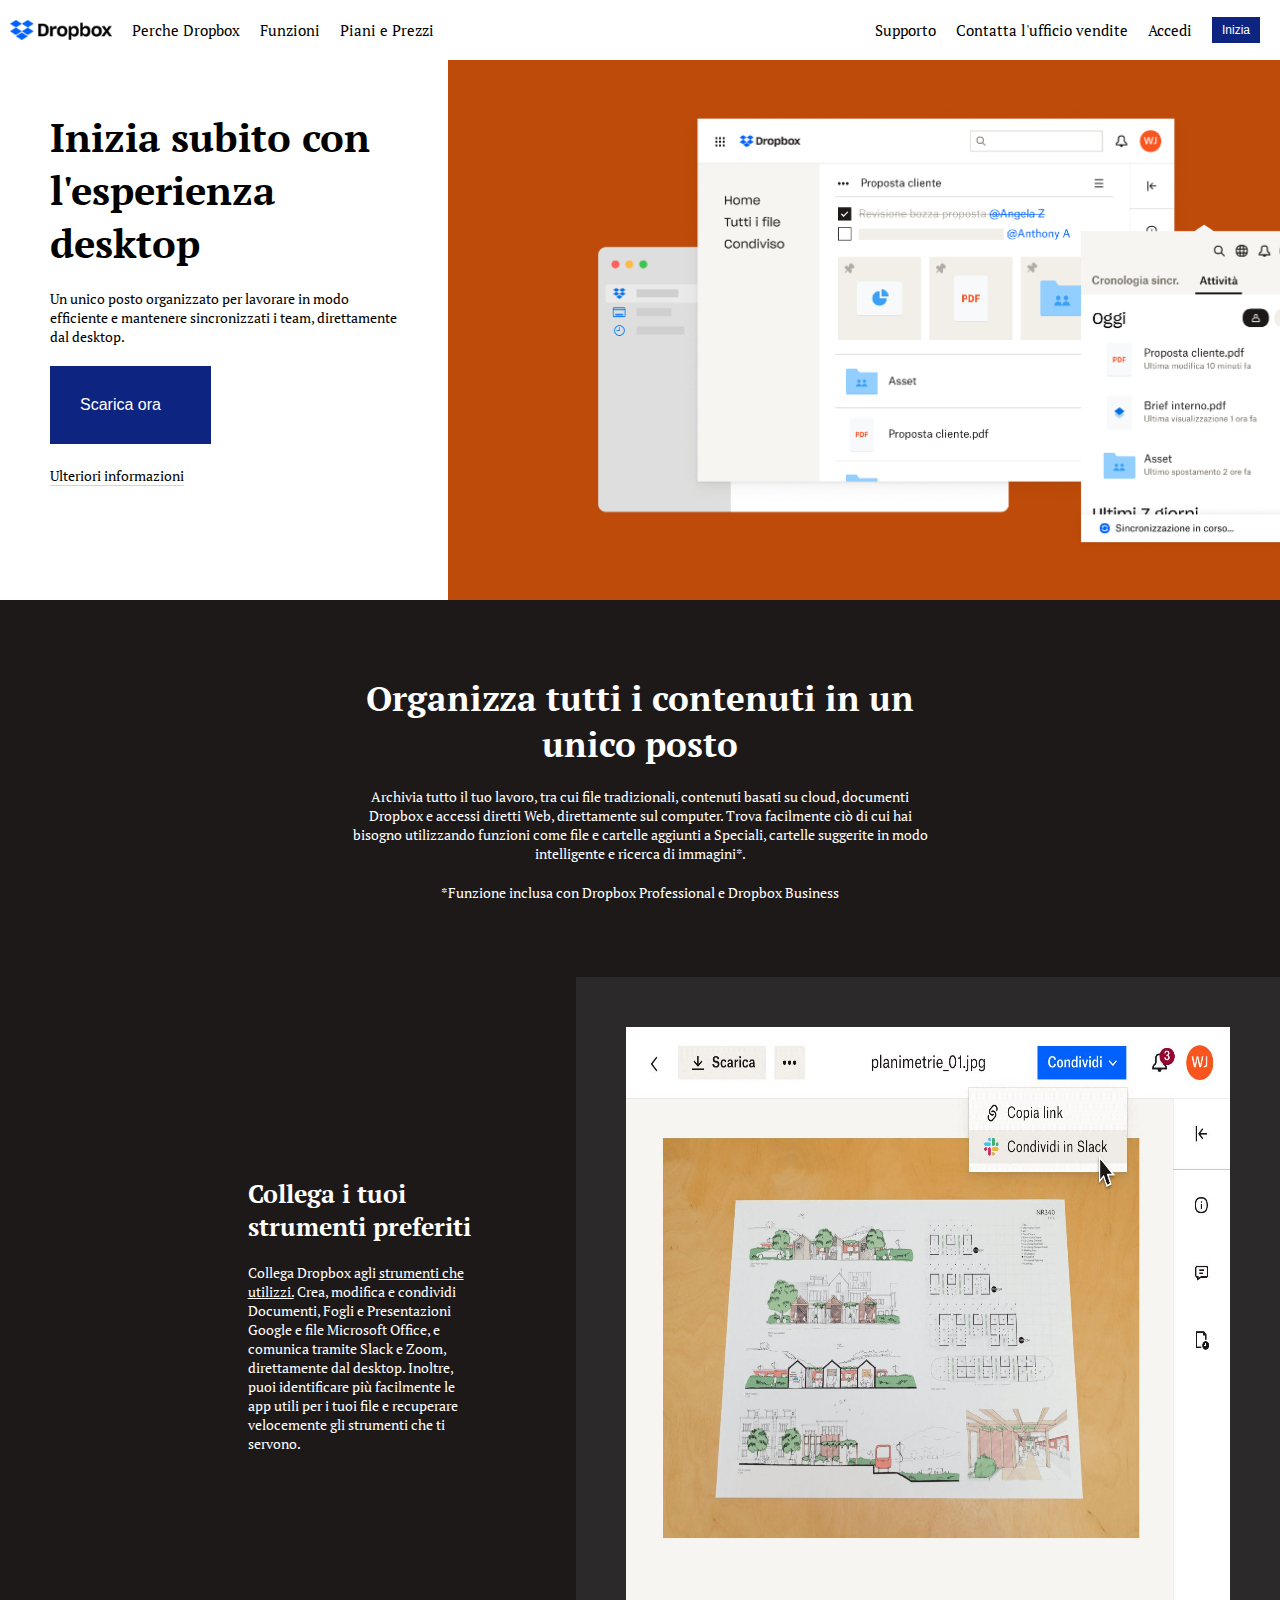
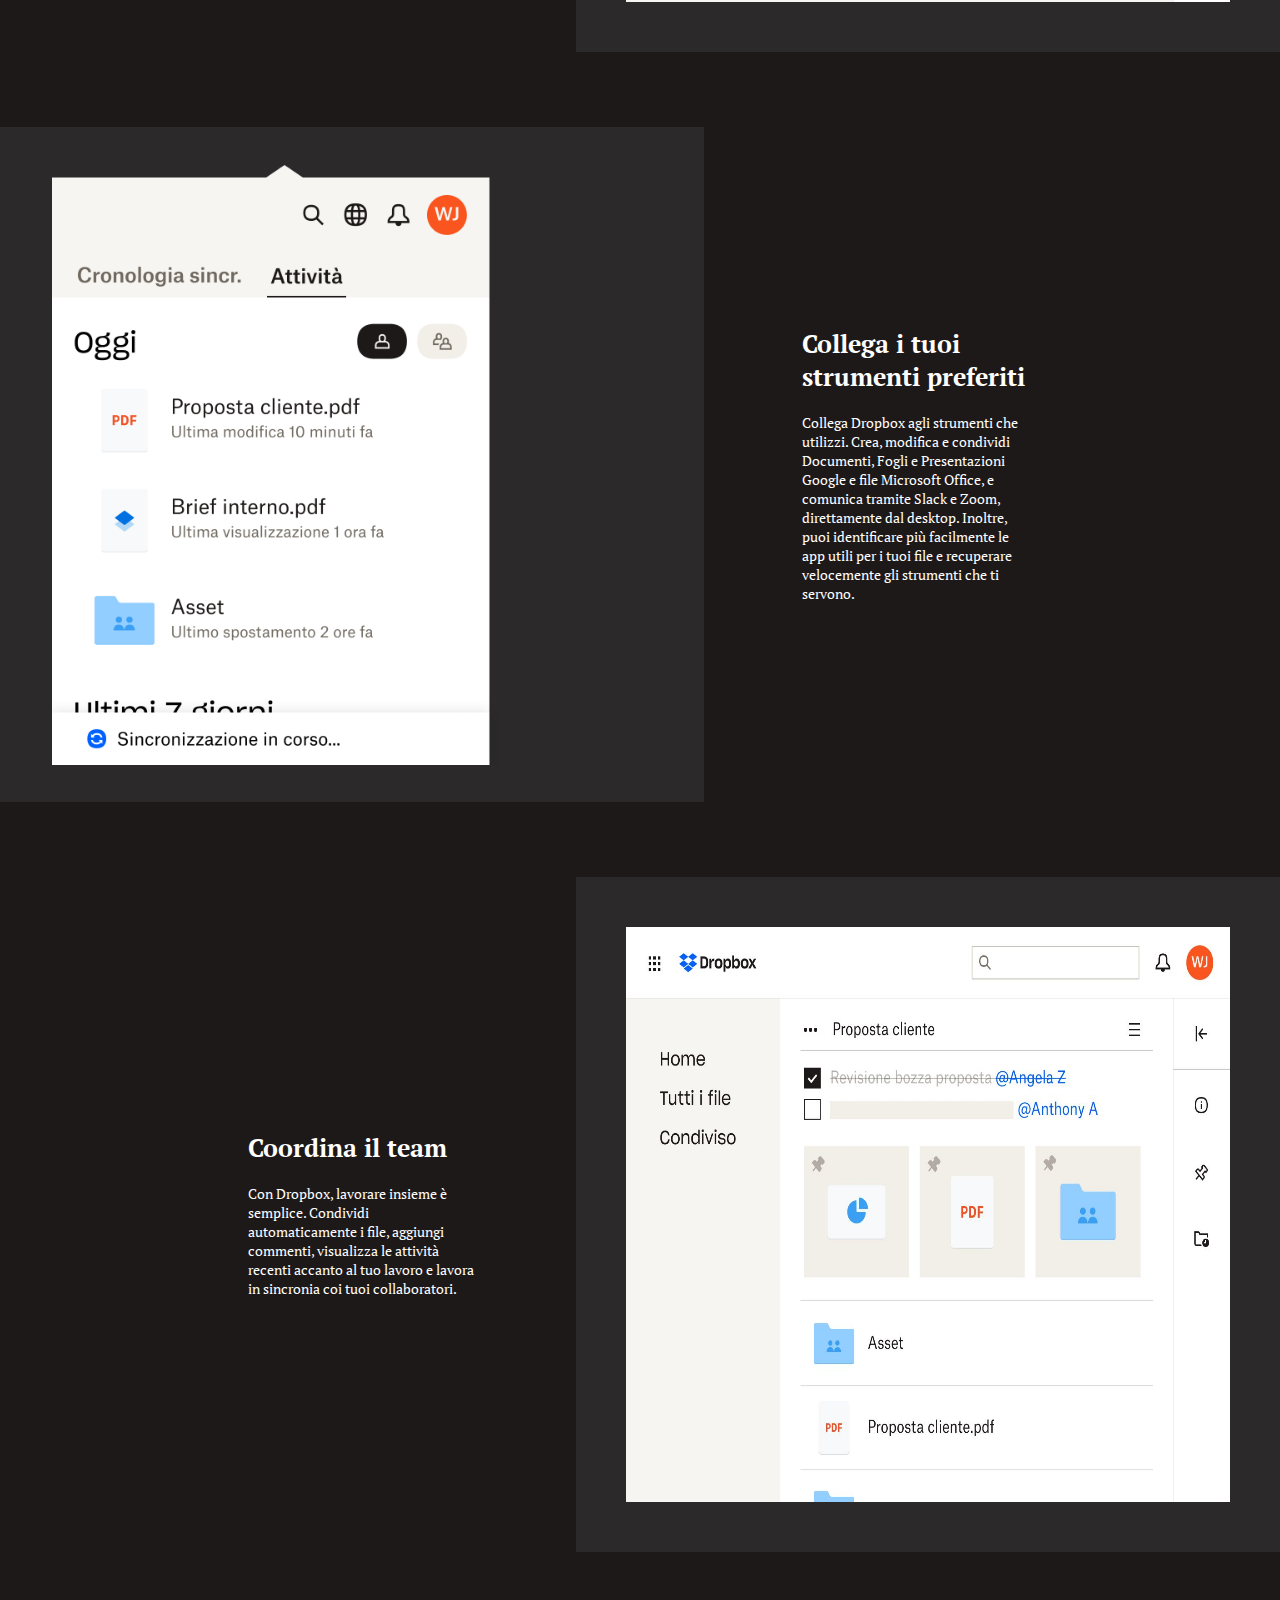
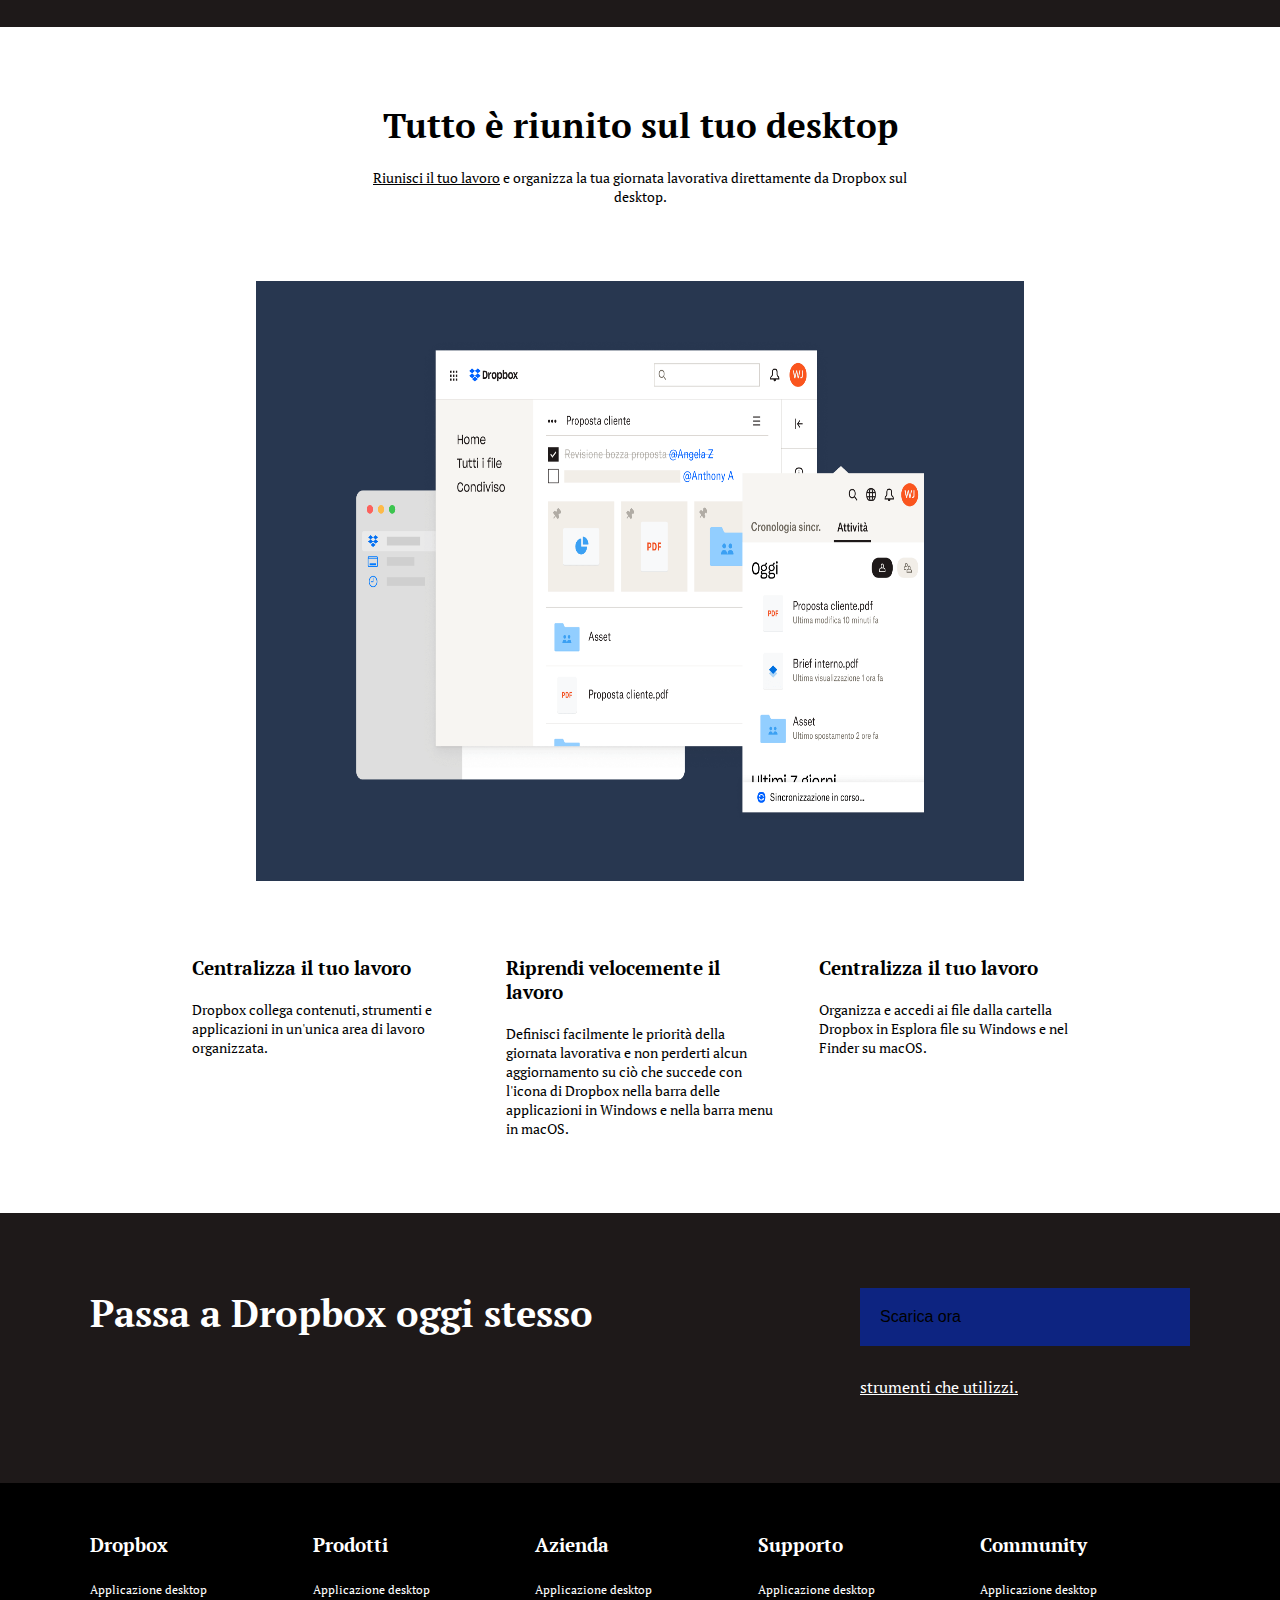
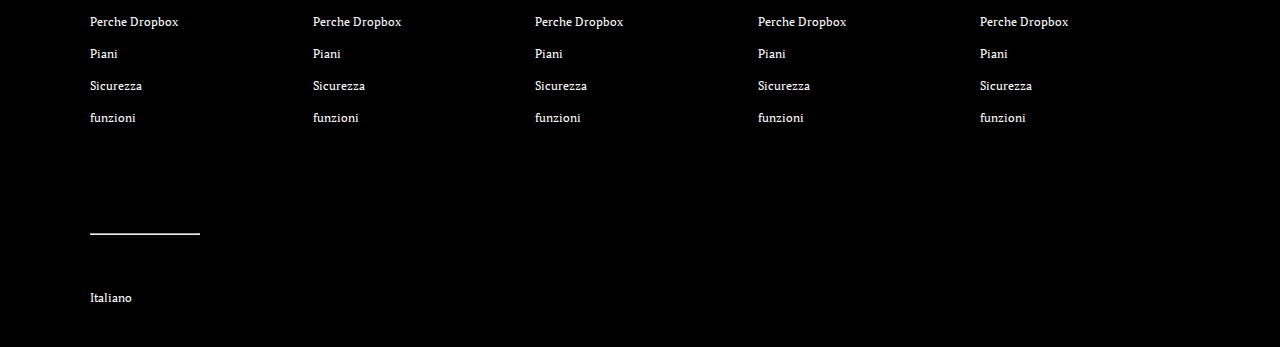
<file: bonus/bonus4.html>
<!DOCTYPE html>
<html lang="en">
<head>
    <meta charset="UTF-8">
    <meta http-equiv="X-UA-Compatible" content="IE=edge">
    <meta name="viewport" content="width=device-width, initial-scale=1.0">
    <title>bonus4(dekstop app)</title>
    <link rel="stylesheet" href="css/common.css">
    <link rel="stylesheet" href="css/bonus4.css">
    <!-- fontawesome link -->
    <link rel="stylesheet" href="https://cdnjs.cloudflare.com/ajax/libs/font-awesome/6.2.0/css/all.min.css" integrity="sha512-xh6O/CkQoPOWDdYTDqeRdPCVd1SpvCA9XXcUnZS2FmJNp1coAFzvtCN9BmamE+4aHK8yyUHUSCcJHgXloTyT2A==" crossorigin="anonymous" referrerpolicy="no-referrer" />    
    <!-- font LINK -->
    <link rel="preconnect" href="https://fonts.googleapis.com">
    <link rel="preconnect" href="https://fonts.gstatic.com" crossorigin>
    <link href="https://fonts.googleapis.com/css2?family=PT+Serif:wght@400;700&display=swap" rel="stylesheet"> 
</head>
<body>
    
    <!-- HEADER START (fixed) -->
    <header>
        <nav class="flex-container">
            <div class="flex-container">
                <a href="#" class="flex-container"><img src="img/logo-small.png" alt="Logo"></a>
                <a href="#" class="flex-container">Perche Dropbox</a>
                <a href="#" class="flex-container">Funzioni</a>
                <a href="#" class="flex-container">Piani e Prezzi</a>
                <div class="perche-dropbox">
                    <div class="flex-container">
                        <div class="flex-container">
                            <h4>Panoramica</h4>
                            <a href="#">Ispirati</a>
                            <a href="#">Cosa dicono i clienti</a>
                            <a href="#">integrazioni di app</a>
                            <a href="#">Risorse</a>
                        </div>
                        <div class="flex-container">
                            <h4>Lavora meglio con Dropbox</h4>
                            <a href="#">Condividi file</a>
                            <a href="#">Archivia e organizza</a>
                            <a href="#">Sincronizza i tuoi dispositivi</a>
                            <a href="#">Proteggi i tuoi dati</a>
                            <a href="#">Connetti tra loro i membri del team in remoto</a>
                            <a href="#">Fai avanzare il tuo lavoro</a>
                            <a href="#">Backup sempre attivo</a>
                            <a href="#">Firma un documento</a>
                            <a href="#">Monitora i dati analitici dei documenti</a>
                        </div>
                    </div>
                </div>
                <div class="shadow"></div>
            </div>      
            <div class="flex-container hs2">
                <a id="sup" href="#" class="flex-container">Supporto</a>
                <a id="contatta" href="#" class="flex-container">Contatta l'ufficio vendite</a>
                <a href="" class="flex-container">Accedi</a>
                <a id="no-border" href="#" class="flex-container"><button class="blue brief">Inizia</button></a>
                <div class="supporto">
                    <div class="flex-container">
                        <div class="flex-container">
                            <h4>Supporto</h4>
                            <a href="#">Centro assistenza</a>
                            <a href="#">Forum della community</a>
                        </div>
                    </div>
                </div>
                <div class="shadow"></div>
            </div>
    </header>
    <!-- HEADER END -->

    <!-- MAIN START -->
    <main>
        <!-- SECTION 1 START -->
        <section id="section-1" class="flex-container">
            <div class="s1_cell1 flex-container">
                <h1>Inizia subito con l'esperienza desktop</h1>
                <p>Un unico posto organizzato per lavorare in modo efficiente e mantenere sincronizzati i team, direttamente dal desktop.</p>
                <a href="#"><button class="blue long">Scarica ora<span><i class="fa-solid fa-arrow-right"></i></span></button></a>
                <a href="#"><span id="span-bottom-border">Ulteriori informazioni</span></a>
            </div>
            <div class="s1_cell2">
                <div> 
                    <img src="img/bonus-img1.png" alt="">
                </div>
            </div>
        </section>
        <!-- SECTION 1 END -->

        <!-- SECTION 2 START -->
        <section id="section-2">
            <div class="flex-container box1">
                <div class="flex-container">
                    <h2>Organizza tutti i contenuti in un unico posto</h2>
                    <p>Archivia tutto il tuo lavoro, tra cui file tradizionali, contenuti basati su cloud, documenti Dropbox e accessi diretti Web, direttamente sul computer. Trova facilmente ciò di cui hai bisogno utilizzando funzioni come file e cartelle aggiunti a Speciali, cartelle suggerite in modo intelligente e ricerca di immagini*.</p>
                    <span>*Funzione inclusa con Dropbox Professional e Dropbox Business</span>
                </div>
            </div>
            <div class="flex-container box2">
                <div class="s2_cell1 flex-container">
                    <div class="flex-container">
                        <h3>Collega i tuoi strumenti preferiti</h3>
                        <p>Collega Dropbox agli <a href="#" class="special-link-white"> strumenti che utilizzi.</a> Crea, modifica e condividi Documenti, Fogli e Presentazioni Google e file Microsoft Office, e comunica tramite Slack e Zoom, direttamente dal desktop. Inoltre, puoi identificare più facilmente le app utili per i tuoi file e recuperare velocemente gli strumenti che ti servono.</p>
                    </div>
                </div>
                <div class="s2_cell2 flex-container">
                    <div class="flex-container"> 
                        <img src="img/bonus-img2.jpg" alt="">
                    </div>
                </div>
            </div>
            <!-- mirrored -->
            <div class="flex-container box2">
                <div class="s2_cell2 flex-container">
                    <div class="flex-container"> 
                        <img src="img/bonus-img3.png" alt="">
                    </div>
                </div>
                <div class="s2_cell1 flex-container">
                    <div  id="mirrored" class="flex-container">
                        <h3>Collega i tuoi strumenti preferiti</h3>
                        <p>Collega Dropbox agli strumenti che utilizzi. Crea, modifica e condividi Documenti, Fogli e Presentazioni Google e file Microsoft Office, e comunica tramite Slack e Zoom, direttamente dal desktop. Inoltre, puoi identificare più facilmente le app utili per i tuoi file e recuperare velocemente gli strumenti che ti servono.</p>
                    </div>
                </div>

            </div>
            <!-- mirrored end -->
            <div class="flex-container box2">
                <div class="s2_cell1 flex-container">
                    <div class="flex-container">
                        <h3>Coordina il team</h3>
                        <p>Con Dropbox, lavorare insieme è semplice. Condividi automaticamente i file, aggiungi commenti, visualizza le attività recenti accanto al tuo lavoro e lavora in sincronia coi tuoi collaboratori.</p>
                    </div>
                </div>
                <div class="s2_cell2 flex-container">
                    <div class="flex-container"> 
                        <img src="img/bonus-img4.jpg" alt="">
                    </div>
                </div>
            </div>
        
        </section>
        <!-- SECTION 2 END -->

        <!-- SECTION 3 START -->
        <section id="section-3">
            <div class="flex-container box3">
                <div class="flex-container">
                    <h2>Tutto è riunito sul tuo desktop</h2>
                    <p><a href="#"class="special-link">Riunisci il tuo lavoro</a>  e organizza la tua giornata lavorativa direttamente da Dropbox sul desktop.</p>
                </div>
            </div>
            <div class="box-4 flex-container">
                <div>
                    <img src="img/bonus-img1.png" alt="">
                </div>
            </div>
            <div class="box-5 flex-container">
                <div class="flex-container">
                    <div class="flex-container">
                        <h3>Centralizza il tuo lavoro</h3>
                        <p>Dropbox collega contenuti, strumenti e applicazioni in un'unica area di lavoro organizzata. </p>
                    </div>
                    <div class="flex-container">
                        <h3>Riprendi velocemente il lavoro</h3>
                        <p>Definisci facilmente le priorità della giornata lavorativa e non perderti alcun aggiornamento su ciò che succede con l'icona di Dropbox nella barra delle applicazioni in Windows e nella barra menu in macOS.</p>
                    </div>
                    <div class="flex-container">
                        <h3>Centralizza il tuo lavoro</h3>
                        <p>Organizza e accedi ai file dalla cartella Dropbox in Esplora file su Windows e nel Finder su macOS.</p>
                    </div>
                </div>
            </div>
        </section>
        <!-- SECTION 3 END -->

        <!-- mini SECTION 4 START -->
        <section id="section-4">
            <div class="container-1 flex-container box-6">
                <div>
                    <h2>Passa a Dropbox oggi stesso</h2>
                </div>
                <div class="flex-container">
                    <a href="#"><button  id="s4-button"  class="blue long">Scarica ora<span id="s4-button-span"><i class="fa-solid fa-arrow-right"></i></span></button></a>
                    <a href=""></a>
                    <a href="#" class="special-link-white"> strumenti che utilizzi.</a>
                </div>
            </div>
        </section>
        <!-- mini SECTION 4 END -->
    </main>
    <!-- MAIN END -->

    <!-- FOOTER START -->
    <footer>
        <nav class="container-1 flex-container">
            <div class="footer-item flex-container">
                <h3>Dropbox</h3>
                <a href="#"><span>Applicazione desktop</span></a>
                <a href="#"><span>Perche Dropbox</span></a>
                <a href="#"><span>Piani</span></a>
                <a href="#"><span>Sicurezza</span></a>
                <a href="#"><span>funzioni</span></a>
            </div>
            <div class="footer-item flex-container">
                <h3>Prodotti</h3>
                <a href="#"><span>Applicazione desktop</span></a>
                <a href="#"><span>Perche Dropbox</span></a>
                <a href="#"><span>Piani</span></a>
                <a href="#"><span>Sicurezza</span></a>
                <a href="#"><span>funzioni</span></a>
            </div>
            <div class="footer-item flex-container">
                <h3>Azienda</h3>
                <a href="#"><span>Applicazione desktop</span></a>
                <a href="#"><span>Perche Dropbox</span></a>
                <a href="#"><span>Piani</span></a>
                <a href="#"><span>Sicurezza</span></a>
                <a href="#"><span>funzioni</span></a>
            </div>
            <div class="footer-item flex-container">
                <h3>Supporto</h3>
                <a href="#"><span>Applicazione desktop</span></a>
                <a href="#"><span>Perche Dropbox</span></a>
                <a href="#"><span>Piani</span></a>
                <a href="#"><span>Sicurezza</span></a>
                <a href="#"><span>funzioni</span></a>
            </div>
            <div class="footer-item flex-container">
                <h3>Community</h3>
                <a href="#"><span>Applicazione desktop</span></a>
                <a href="#"><span>Perche Dropbox</span></a>
                <a href="#"><span>Piani</span></a>
                <a href="#"><span>Sicurezza</span></a>
                <a href="#"><span>funzioni</span></a>
            </div>
        </nav>
        <div class="container-1 footer-bottom">
            <hr>
            <a href="#"><i class="fa-solid fa-earth-americas"></i></i> Italiano <i class="fa-solid fa-caret-up"></i></a>
        </div>
    </footer>
    <!-- FOOTER END -->

</body>
</html>
</file>
<file: css/style.css>
/* HEADER START */
header> nav{
    min-height: 60px;
    background-color: white;
    position: fixed;
    top: 0;
    left: 0;
    width: 100%;
    z-index: 20;
    justify-content: space-between;
}

header > nav > div{
    width: 40%;
    gap: 20px;
    padding: 0 20px 0 10px;
    align-items: center;
}

.hs2{
    justify-content: flex-end; 
}

header > nav > div > a{
    height: 60px;
    text-decoration: none;
    color: black;
    font-size: 15px;
    align-items: center;
}

header > nav > div > a > img{
    width: 100%;
    height: 20px;
}

.hs2 > a {
    vertical-align: middle;
    align-items: center;
}

/* HOVER START */
header > nav > div > a:not(#no-border):hover{
    border-bottom: solid 1px black;
}
/* HOVER END */
/* HEADER END */


/* MAIN START */
main{
    margin-top: 60px;
}

/* SECTION 1 START */
#section-1{
    height: 560px;
    background-color: #B4D0E7;
}

#section-1 > div{
    flex-direction: column;
    padding-top: 60px;
    gap: 30px;
}

#section-1 > div > h1{
    font-size: 60px;
}

#section-1 .text-container{
    flex-direction: column;
    max-width: 30%;
    gap: 35px;
    font-size: 14px;
}

.text-container > a:first-of-type{
    width: 180px;
}

.special-img{
   max-height: 380px;
   position: absolute;
   top: 0;
   left: 0;
}

.fa-arrow-down{
    color: black;
    font-size: 38px;
}

#down-arrow{
    margin-top: 40px;
}
/* SECTION 1 END */

/* SECTION 2 START */
#section-2{
    margin-top: 150px;
}

#section-2 > div > span{
    padding-right: 20px;
    vertical-align: middle;
}

#span2::before{
    content: '';
    display: inline-block;
    width: 16px;
    height: 16px;
    border: solid 2px lightgray;
    border-radius: 50%;
    vertical-align: middle;
}

#span1::before{
    content: '';
    display: inline-block;
    vertical-align: middle;
    width: 10px;
    height: 10px;
    border-radius: 50%;
    border: solid 6px blue;
}

.s2{
    flex-wrap: wrap;
    gap: 30px;
    margin-top: 50px;
    margin-bottom: 100px;
}

.flex-item1{
    width: 31%;
    height: 750px;
    flex-direction: column;
    border: solid 1px lightgray;
}

.flex-item1 h4,
.flex-item2 h4{
    font-size: 14px;
}

.flex-item2{
    width: 100%;
    height: 250px;
    border: solid 1px lightgray;
    flex-direction: column;
}

.row1{
    height: 50px;
    justify-content: center;
    align-items: center;
    border-bottom: solid 1px lightgray;
}

.row2{
    height: 50px;
    width: 100%;
    justify-content: center;
    align-items: center;
    border-bottom: solid 1px lightgray;
}

.row3{
    flex-direction: row;
}

.item-wrapper{
    margin: 20px 20px;
    flex-direction: column;
}

.sub-item-wrapper{
    margin-bottom: 40px;
    flex-direction: column;
    gap: 10px;
}

.item-wrapper > a > button{
    width: 100%;
    margin-bottom: 40px;
}

.item-wrapper > hr{
    width: 20%;
    margin: 40px 0;
    color: lightgray;
}

.flex-item2 .item-wrapper:first-of-type{
    width: 70%;
}

.flex-item2 .item-wrapper:last-of-type{
    width: 30%;
}

.flex-item2 .item-wrapper span{
    margin-top: 20px;
}

.bold-tag{
    font-weight: bold;
}

.sub-text-tag{
    color: gray;
}
/* SECTION 2 END */

/* SECTION 3 START */
#section-3{
    margin-top: 150px;
}

.flex-item3{
    min-width: 65%;
}

aside{
    height: 100%;
    margin: 30px 30px;
    flex-direction: column;
    gap: 20px;
}

aside a{
   width: 110px; 
}
/* SECTION 3 END */

/* SECTION 4 START */
#section-4{
    margin-top: 150px;
}

.s4{
    justify-content: space-between;
    flex-wrap: wrap;
    gap: 30px;
    margin-top: 50px;
    margin-bottom: 100px;
}

.flex-item4{
    width: 31%;
    height: 500px;
    flex-direction: column;
    gap: 20px;
}

.flex-item4 > img{
    width: 100%;
}
/* SECTION 4 END */


/* SECTION 5 START */
#section-5> div:first-of-type{
    margin-bottom: 100px;
}

#section-5{
    margin-top: 100px;
}

.s5{
    justify-content: space-between;
}

.big-box{
    height: calc(100vw /3);
    /* 100vh because 100vh = 100% width, so 100%/3 is the same as 100vh/3 , /3 because 3 squares means 33% so im giving height 33% same as width */
    width: calc(100% /3);
    justify-content: space-between;
    flex-wrap: wrap;
}

.big-box > div:not(.middle){
    width: 50%;
    height: 50%;
}

.middle{
    height: 100%; 
    overflow: auto;
}

.s5 > div > div{
    justify-content: center;
    align-items: center;
}

.big-box > div >img{
    padding: 40px 40px;
    width: 80%;
    filter: invert(1);
}

#bordered{
    border: solid 3vh #D1E9CD;
}

.middle-box-wrapper{
    margin: 30px 30px;
    flex-direction: column;
    gap: 30px;
}

.middle-box-wrapper > img{
    width: 40%;
}

.middle-box-wrapper > hr{
    width: 20%;
    color: lightgray;
}

.large-cell{
    height: calc(100vw /5);
    width: 100%;
    align-items: center;
    justify-content: space-around;
}

.large-cell > div{
    width: 50%;
    justify-content: space-between;
    color: darkred;
}

.large-cell > div>a{
    max-height: 20px;
}
/* SECTION 5 END */

/* SECTION 6 START */
#section-6{
    margin-top: 150px;
}

.s6{
    flex-direction: column;
}

.flex-item6{
    min-height: 60px;
    border-top: solid 1px black;
    border-bottom: solid 1px black;
    justify-content: space-between;
    line-height: 60px;
}

.flex-item6-mid{
    min-height: 60px;
    justify-content: space-between;
    line-height: 60px;
}

.s6 i{
    margin-right: 20px;
    font-size: 10px;
}
/* SECTION 6 END */
/* MAIN END */

/* FOOTER START */
footer{
    margin-top: 150px;
    
    background-color: black;
    color: white;
}

footer > nav{
    padding-top: 50px;
    width: 100%;
    height: 260px;
    justify-content: space-between;
}

.footer-item{
    width: calc(100% / 5 - 10px);
    flex-direction: column;
    gap: 10px;
}

.footer-item >h3{
    margin-bottom: 10px;
}

.footer-item >a{
    text-decoration: none;
    color: white;
}

.footer-bottom{
    padding: 40px 0;
}

.footer-bottom > a{
    text-decoration: none;
    color: white;
    font-size: 12px;
}

.footer-bottom > hr{
    width: 10%;
    margin: 50px 0;
}
/* FOOTER END */
</file>
<file: bonus/css/style.css>
/* HEADER START */
header> nav{
    min-height: 60px;
    background-color: white;
    position: fixed;
    top: 0;
    left: 0;
    width: 100%;
    z-index: 20;
    justify-content: space-between;
}

header > nav > div{
    width: 40%;
    gap: 20px;
    padding: 0 20px 0 10px;
    align-items: center;
}

.hs2{
    justify-content: flex-end; 
}

header > nav > div > a{
    height: 60px;
    text-decoration: none;
    color: black;
    font-size: 15px;
    align-items: center;
}

header > nav > div > a > img{
    width: 100%;
    height: 20px;
}

.hs2 > a {
    vertical-align: middle;
    align-items: center;
}
/* HEADER ON HOVER START */
header > nav > div > a:not(#no-border):hover{
border-bottom: solid 1px black;
}

.shadow{
    position: absolute;
    width: 100%;
    height: 100vh;
    top: 60px;
    left: 0;
    background-color: black;
    display: none;
    z-index: 5;
}
/* perche discord start */
header > nav > div > a:nth-of-type(2):not(#contatta):hover ~ .shadow{
    opacity: .4;
    display: block;
}

header > nav > div > a:nth-of-type(2):hover ~ .perche-dropbox{
    display: block;
}

.perche-dropbox:hover{
    display: block;
}

.perche-dropbox:hover ~ .shadow{
    opacity: .4;
    display: block;
}

.perche-dropbox{
    position: absolute;
    width: 400px;
    top: 60px;
    left: 120px;
    background-color: white;
    display: none;
    z-index: 8;
}

.perche-dropbox > div{
    justify-content: space-between;
    margin: 15px;
}

.perche-dropbox > div > div{
    width: 50%;
    font-size: 12px;
    gap: 10px;
    flex-direction: column;
}

.perche-dropbox > div > div > a{
    text-decoration: none;
    color: black;
}
/* perche discord end */

/* supporto start */
header > nav > div >#sup:hover ~ .shadow{
    opacity: .4;
    display: block;
}

header > nav > div >#sup:hover ~ .supporto{
    display: block;
}

.supporto:hover{
    display: block;
}

.supporto:hover ~ .shadow{
    opacity: .4;
    display: block;
}

.supporto{
    position: absolute;
    width: 200px;
    top: 60px;
    left: 1200px;
    background-color: white;
    display: none;
    z-index: 8;
}

.supporto > div{
    margin: 15px;
}

.supporto > div > div{
    width: 100%;
    font-size: 12px;
    gap: 10px;
    flex-direction: column;
}

.supporto > div > div > a{
    text-decoration: none;
    color: black;
}
/* supporto end */

/* HEADER ON HOVER END */
/* HEADER END */


/* MAIN START */
main{
    margin-top: 60px;
}

/* SECTION 1 START */
#section-1{
    height: 560px;
    background-color: #B4D0E7;
}

#section-1 > div{
    flex-direction: column;
    padding-top: 60px;
    gap: 30px;
}

#section-1 > div > h1{
    font-size: 60px;
}

#section-1 .text-container{
    flex-direction: column;
    max-width: 30%;
    gap: 35px;
    font-size: 14px;
}

.text-container > a:first-of-type{
    width: 180px;
}

.special-img{
   max-height: 380px;
   position: absolute;
   top: 0;
   left: 0;
}

.fa-arrow-down{
    color: black;
    font-size: 38px;
}

#down-arrow{
    margin-top: 40px;
}
/* SECTION 1 END */

/* SECTION 2 START */
#section-2{
    margin-top: 150px;
}

#section-2 > div > span{
    padding-right: 20px;
    vertical-align: middle;
}

#span2::before{
    content: '';
    display: inline-block;
    width: 16px;
    height: 16px;
    border: solid 2px lightgray;
    border-radius: 50%;
    vertical-align: middle;
}

#span1::before{
    content: '';
    display: inline-block;
    vertical-align: middle;
    width: 10px;
    height: 10px;
    border-radius: 50%;
    border: solid 6px blue;
}

.s2{
    flex-wrap: wrap;
    gap: 30px;
    margin-top: 50px;
    margin-bottom: 100px;
}

.flex-item1{
    width: 31%;
    height: 750px;
    flex-direction: column;
    border: solid 1px lightgray;
}

.flex-item1 h4,
.flex-item2 h4{
    font-size: 14px;
}

.flex-item2{
    width: 100%;
    height: 250px;
    border: solid 1px lightgray;
    flex-direction: column;
}

.row1{
    height: 50px;
    justify-content: center;
    align-items: center;
    border-bottom: solid 1px lightgray;
}

.row2{
    height: 50px;
    width: 100%;
    justify-content: center;
    align-items: center;
    border-bottom: solid 1px lightgray;
}

.row3{
    flex-direction: row;
}

.item-wrapper{
    margin: 20px 20px;
    flex-direction: column;
}

.sub-item-wrapper{
    margin-bottom: 40px;
    flex-direction: column;
    gap: 10px;
}

.item-wrapper > a > button{
    width: 100%;
    margin-bottom: 40px;
}

.item-wrapper > hr{
    width: 20%;
    margin: 40px 0;
    color: lightgray;
}

.flex-item2 .item-wrapper:first-of-type{
    width: 70%;
}

.flex-item2 .item-wrapper:last-of-type{
    width: 30%;
}

.flex-item2 .item-wrapper span{
    margin-top: 20px;
}

.bold-tag{
    font-weight: bold;
}

.sub-text-tag{
    color: gray;
}
/* SECTION 2 END */

/* SECTION 3 START */
#section-3{
    margin-top: 150px;
}

.flex-item3{
    min-width: 65%;
}

aside{
    height: 100%;
    margin: 30px 30px;
    flex-direction: column;
    gap: 20px;
}

aside a{
    width: 110px; 
 }
/* SECTION 3 END */

/* SECTION 4 START */
#section-4{
    margin-top: 150px;
}

.s4{
    justify-content: space-between;
    flex-wrap: wrap;
    gap: 30px;
    margin-top: 50px;
    margin-bottom: 100px;
}

.flex-item4{
    width: 31%;
    height: 500px;
    flex-direction: column;
    gap: 20px;
}

.flex-item4 > img{
    width: 100%;
}
/* SECTION 4 END */


/* SECTION 5 START */
#section-5> div:first-of-type{
    margin-bottom: 100px;
}

#section-5{
    margin-top: 100px;
}

.s5{
    justify-content: space-between;
}

.big-box{
    height: calc(100vw /3);
    /* 100vh because 100vh = 100% width, so 100%/3 is the same as 100vh/3 , /3 because 3 squares means 33% so im giving height 33% same as width */
    width: calc(100% /3);
    justify-content: space-between;
    flex-wrap: wrap;
}

.big-box > div:not(.middle){
    width: 50%;
    height: 50%;
}

.middle{
    height: 100%; 
    overflow: auto;
}

.s5 > div > div{
    justify-content: center;
    align-items: center;
}

.big-box > div >img{
    padding: 40px 40px;
    width: 80%;
    filter: invert(1);
}

#bordered{
    border: solid 3vh #D1E9CD;
}

.middle-box-wrapper{
    margin: 30px 30px;
    flex-direction: column;
    gap: 30px;
}

.middle-box-wrapper > img{
    width: 40%;
}

.middle-box-wrapper > hr{
    width: 20%;
    color: lightgray;
}

.large-cell{
    height: calc(100vw /5);
    width: 100%;
    align-items: center;
    justify-content: space-around;
}

.large-cell > div{
    width: 50%;
    justify-content: space-between;
    color: darkred;
}

.large-cell > div>a{
    max-height: 20px;
}
/* SECTION 5 END */

/* SECTION 6 START */
#section-6{
    margin-top: 150px;
}

.s6{
    flex-direction: column;
}

.flex-item6{
    min-height: 60px;
    border-top: solid 1px black;
    border-bottom: solid 1px black;
    justify-content: space-between;
}

.flex-item6-mid{
    min-height: 60px;
    justify-content: space-between;
}

.s6 i{
    margin-right: 20px;
    font-size: 10px;
}
/* ON HOVER START */
.answer{
    display: inline-block;
    margin: 20px 0px;
    color: red;
    display: none;
}

.flex-item6:hover,
.flex-item6-mid:hover{
    cursor: pointer;
}

.flex-item6:hover .answer,
.flex-item6-mid:hover .answer{
    display: block;
}
/* ON HOVER END */
/* SECTION 6 END */
/* MAIN END */

/* FOOTER START */
footer{
    margin-top: 150px;
    
    background-color: black;
    color: white;
}

footer > nav{
    padding-top: 50px;
    width: 100%;
    height: 260px;
    justify-content: space-between;
}

.footer-item{
    width: calc(100% / 5 - 10px);
    flex-direction: column;
    gap: 10px;
}

.footer-item >h3{
    margin-bottom: 10px;
}

.footer-item >a{
    text-decoration: none;
    color: white;
}

.footer-bottom{
    padding: 40px 0;
}

.footer-bottom > a{
    text-decoration: none;
    color: white;
    font-size: 12px;
}

.footer-bottom > hr{
    width: 10%;
    margin: 50px 0;
}
/* FOOTER END */
</file>
<file: bonus/css/bonus4.css>
/* HEADER START */
header> nav{
    min-height: 60px;
    background-color: white;
    position: fixed;
    top: 0;
    left: 0;
    width: 100%;
    z-index: 20;
    justify-content: space-between;
}

header > nav > div{
    width: 40%;
    gap: 20px;
    padding: 0 20px 0 10px;
    align-items: center;
}

.hs2{
    justify-content: flex-end; 
}

header > nav > div > a{
    height: 60px;
    text-decoration: none;
    color: black;
    font-size: 15px;
    align-items: center;
}

header > nav > div > a > img{
    width: 100%;
    height: 20px;
}

.hs2 > a {
    vertical-align: middle;
    align-items: center;
}
/* HEADER ON HOVER START */
header > nav > div > a:not(#no-border):hover{
    border-bottom: solid 1px black;
}

.shadow{
    position: absolute;
    width: 100%;
    height: 100vh;
    top: 60px;
    left: 0;
    background-color: black;
    display: none;
    z-index: 5;
}
/* perche discord start */
header > nav > div > a:nth-of-type(2):not(#contatta):hover ~ .shadow{
    opacity: .4;
    display: block;
}

header > nav > div > a:nth-of-type(2):hover ~ .perche-dropbox{
    display: block;
}

.perche-dropbox:hover{
    display: block;
}

.perche-dropbox:hover ~ .shadow{
    opacity: .4;
    display: block;
}

.perche-dropbox{
    position: absolute;
    width: 400px;
    top: 60px;
    left: 120px;
    background-color: white;
    display: none;
    z-index: 8;
}

.perche-dropbox > div{
    justify-content: space-between;
    margin: 15px;
}

.perche-dropbox > div > div{
    width: 50%;
    font-size: 12px;
    gap: 10px;
    flex-direction: column;
}

.perche-dropbox > div > div > a{
    text-decoration: none;
    color: black;
}
/* perche discord end */

/* supporto start */
header > nav > div >#sup:hover ~ .shadow{
    opacity: .4;
    display: block;
}

header > nav > div >#sup:hover ~ .supporto{
    display: block;
}

.supporto:hover{
    display: block;
}

.supporto:hover ~ .shadow{
    opacity: .4;
    display: block;
}

.supporto{
    position: absolute;
    width: 200px;
    top: 60px;
    left: 1200px;
    background-color: white;
    display: none;
    z-index: 8;
}

.supporto > div{
    margin: 15px;
}

.supporto > div > div{
    width: 100%;
    font-size: 12px;
    gap: 10px;
    flex-direction: column;
}

.supporto > div > div > a{
    text-decoration: none;
    color: black;
}
/* supporto end */

/* HEADER ON HOVER END */
/* HEADER END */

/* MAIN START */
main{
    margin-top: 60px;
}

main p,
main span{
    font-size: 14px;
}

.special-link-white{
    color: white;
}

.special-link-white:hover{
    text-decoration: none;
}

.special-link{
    color: black;
}

.special-link:hover{
    text-decoration: none;
}
/* SECTION 1 START */
#section-1{
    height: 540px;
}

#section-1 > div > h1{
    font-size: 40px;
}

.s1_cell1{
    width: 35%;
    height: 100%;
    padding: 50px;
    flex-direction: column;
    gap: 20px;
}

.s1_cell2{
    width: 65%;
    height: 100%;
    padding: 50px;
    background-color: #be4b0a;
}

#section-1 button{
    padding: 30px 30px;
    font-size: 16px;
}

button > span{
    padding-left: 20px;
}

#section-1 a:last-of-type{
    text-decoration: none;
    color: black;
}

#section-1 a:last-of-type > span{
    border-bottom: solid 1px lightgray;
}

#section-1 a:last-of-type > span:hover{
    border-bottom: solid 1px black;
}

.s1_cell2 > div>img{
    max-width: 100%;
    max-height: 440px;
    margin-left: 100px;
}


/* SECTION 1 END */

/* SEFCTION 2 START */
#section-2{
    background-color: #1e1919;
}

#section-2 p,
#section-2 h2,
#section-2 h3,
#section-2 span{
    color: white;
}

#section-2 h3{
    font-size: 25px;
}

#section-2 h2{
    font-size: 35px;
}

#section-2 >.box1{
  justify-content: center;
}

#section-2 >.box1 >div{
  width: 45%;
  margin: 75px 0;
  text-align: center;
  gap: 20px;
  flex-direction: column;
}

#section-2 >.box2{
   width: 100%;
   height: 750px;
   padding-bottom: 75px;
}

.s2_cell1{
    width: 45%;
    height: 100%;
    padding: 50px;
    flex-direction: column;
    justify-content: center;
    align-items: center;
}

.s2_cell1 > div{
    padding-left: 150px;
    width: 80%;
    flex-direction: column;
    gap: 20px;
}

.s2_cell2{
    width: 55%;
    height: 100%;
    padding: 50px;
    flex-direction: column;
    align-items: center;
    background-color: #2b2929;
    justify-content: center;
}

.s2_cell2 > div{
    width: 100%;
    height: 600px;
    justify-content: center;
}

.s2_cell2 > div > img{
    max-width: 100%;
    max-height: 600px;
}

#mirrored{
    padding: 0 150px 0 0;
}
/* SECTION 2 END */

/* SECTION 3 START */
#section-3 >.box3{
    justify-content: center;
  }
  
  #section-3 >.box3 >div{
    width: 45%;
    margin: 75px 0;
    text-align: center;
    gap: 20px;
    flex-direction: column;
  }

  #section-3 h2{
    font-size: 35px;
}

#section-3 .box-4{
    height: 600px;
    width: 100%;
    justify-content: center;
    margin-bottom: 75px;
}

#section-3 .box-4>div{
    background-color: #283750;
    width: 60%;
}

#section-3 .box-4>div>img{
    width: 100%;
    height: 100%;
    padding: 60px 100px;
}

.box-5{
    width: 100%;
    justify-content: center;
    margin-bottom: 75px;
}

.box-5>div{
    width: 70%;
    justify-content: space-between;
}

.box-5>div>div{
    width: 30%;
    flex-direction: column;
    gap: 20px;
}
/* SECTION 3 END */

/* mini SECTION 4 START */
#section-4{
    height: calc(540px / 2);
    background-color: #1e1919;
}

.box-6{
    padding-top: 75px;
}

.box-6 >div:first-of-type{
    width: 70%;
    font-size: 25px;
    color: white;
}

.box-6 >div:nth-of-type(2){
    width: 30%;
    flex-direction: column;
    gap: 15px;
}

#s4-button{
    width: 100%;
    padding: 20px;
    font-size: 16px;
    text-align: left;
    color: black;
}

#s4-button:hover{
    opacity: 1;
    background-color: rgb(95, 171, 218);
}

#s4-button-span{
    padding-left: 200px;
}
/* mini SECTION 4 END */
/* MAIN END */

/* FOOTER START */
footer{
    background-color: black;
    color: white;
}

footer > nav{
    padding-top: 50px;
    width: 100%;
    height: 260px;
    justify-content: space-between;
}

.footer-item{
    width: calc(100% / 5 - 10px);
    flex-direction: column;
    gap: 10px;
}

.footer-item >h3{
    margin-bottom: 10px;
}

.footer-item >a{
    text-decoration: none;
    color: white;
}

.footer-bottom{
    padding: 40px 0;
}

.footer-bottom > a{
    text-decoration: none;
    color: white;
    font-size: 12px;
}

.footer-bottom > hr{
    width: 10%;
    margin: 50px 0;
}
/* FOOTER END */
</file>
<file: css/common.css>
/* RESET */
*{
    margin: 0;
    padding: 0;
    box-sizing: border-box;
}

/* fontawesome start*/
.icon::before {
    display: inline-block;
    text-rendering: auto;
    -webkit-font-smoothing: antialiased;
  }

.pse-icon::before {
    font: var(--fa-font-solid);
    padding-right: 5px;
}

.user::before {
    content: "\f007";
}

.team::before {
    content: "\f0c0";
}

.company::before {
    content: "\f1ad";
}

.storage::before {
    content: "\f07b";
}

.functions::before {
    content: "\f1e0";
}

.blue-check::before {
    content: "\f00c";
    color:blue
}
/* fontawesome end */

body{
    font-family: 'PT Serif', serif;
}

.container-1{
    max-width: 1100px;
    margin: 0 auto;
}

.container-2{
    max-width: 950px;
    margin: 0 auto;
}

.flex-container{
    display: flex;
}

.rela{
    position: relative;
}

.inline-block{
    display: inline-block;
}

.bigger-h2{
    font-size: 35px;
    margin-bottom: 50px;
}

.bigger-h2_no-margin{
    font-size: 35px;
}

span,
p{
    font-size: 12px;
}

/* Buttons START */
button{
    border: none;
    cursor: pointer;
    font-size: 12px;
    transition: 0.5s;
}

.blue{
    color: white;
    background-color: blue;
}

.white{
    color: black;
    background-color: white;
    border: solid 1px black;
}

.borderless{
    border: none;
}

.brief{
    padding: 6px 10px;
}

.long{
    padding: 10px 20px;
}
/* ON HOVER START */
button:hover{
    opacity: 0.6;
}
/* ON HOVER END */
/* Buttons END */


/* background colors start */
.light-green{
    background-color: #A2D39B;
}

.dark-red{
    background-color:  #61082B;
}

.light-blue{
    background-color: #0093CE;
}

.blue{
    background-color: #0D2481;
}

.cyan{
    background-color: #B4D0E7;
}

.dark-orange{
    background-color: #FF1C1C;
}

.red{
    background-color: #D5001F;
}

.yellow{
    background-color: #FFD830;
}
/* background colors end */
</file>
<file: bonus/css/common.css>
/* RESET */
*{
    margin: 0;
    padding: 0;
    box-sizing: border-box;
}

/* fontawesome start*/
.icon::before {
    display: inline-block;
    text-rendering: auto;
    -webkit-font-smoothing: antialiased;
  }

.pse-icon::before {
    font: var(--fa-font-solid);
    padding-right: 5px;
}

.user::before {
    content: "\f007";
}

.team::before {
    content: "\f0c0";
}

.company::before {
    content: "\f1ad";
}

.storage::before {
    content: "\f07b";
}

.functions::before {
    content: "\f1e0";
}

.blue-check::before {
    content: "\f00c";
    color:blue
}
/* fontawesome end */

body{
    font-family: 'PT Serif', serif;
}

.container-1{
    max-width: 1100px;
    margin: 0 auto;
}

.container-2{
    max-width: 950px;
    margin: 0 auto;
}

.flex-container{
    display: flex;
}

.rela{
    position: relative;
}

.inline-block{
    display: inline-block;
}

.bigger-h2{
    font-size: 35px;
    margin-bottom: 50px;
}

.bigger-h2_no-margin{
    font-size: 35px;
}

span,
p{
    font-size: 12px;
}

/* Buttons START */
button{
    border: none;
    cursor: pointer;
    font-size: 12px;
    transition: 0.5s;
}

.blue{
    color: white;
    background-color: blue;
}

.white{
    color: black;
    background-color: white;
    border: solid 1px black;
}

.borderless{
    border: none;
}

.brief{
    padding: 6px 10px;
}

.long{
    padding: 10px 20px;
}
/* ON HOVER START */
button:hover{
    opacity: 0.6;
}
/* ON HOVER END */
/* Buttons END */


/* background colors start */
.light-green{
    background-color: #A2D39B;
}

.dark-red{
    background-color:  #61082B;
}

.light-blue{
    background-color: #0093CE;
}

.blue{
    background-color: #0D2481;
}

.cyan{
    background-color: #B4D0E7;
}

.dark-orange{
    background-color: #FF1C1C;
}

.red{
    background-color: #D5001F;
}

.yellow{
    background-color: #FFD830;
}
/* background colors end */
</file>
